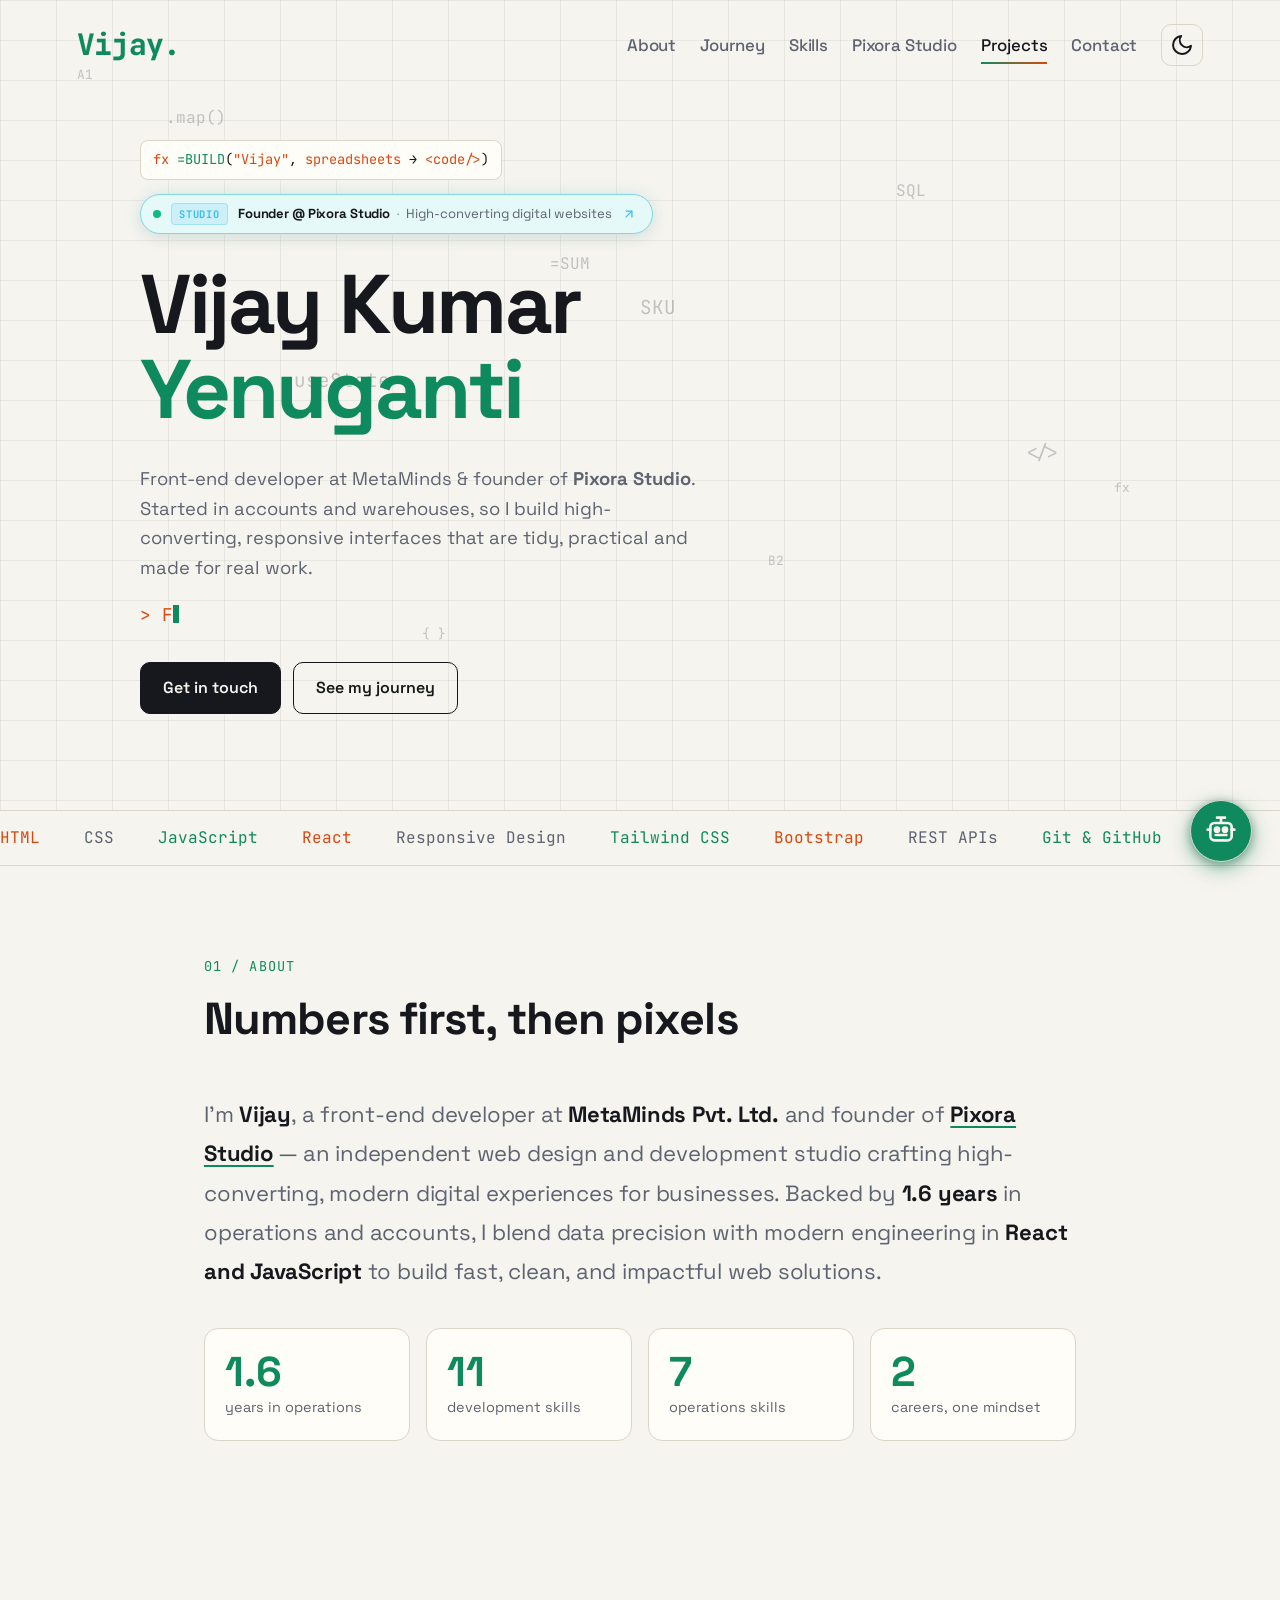
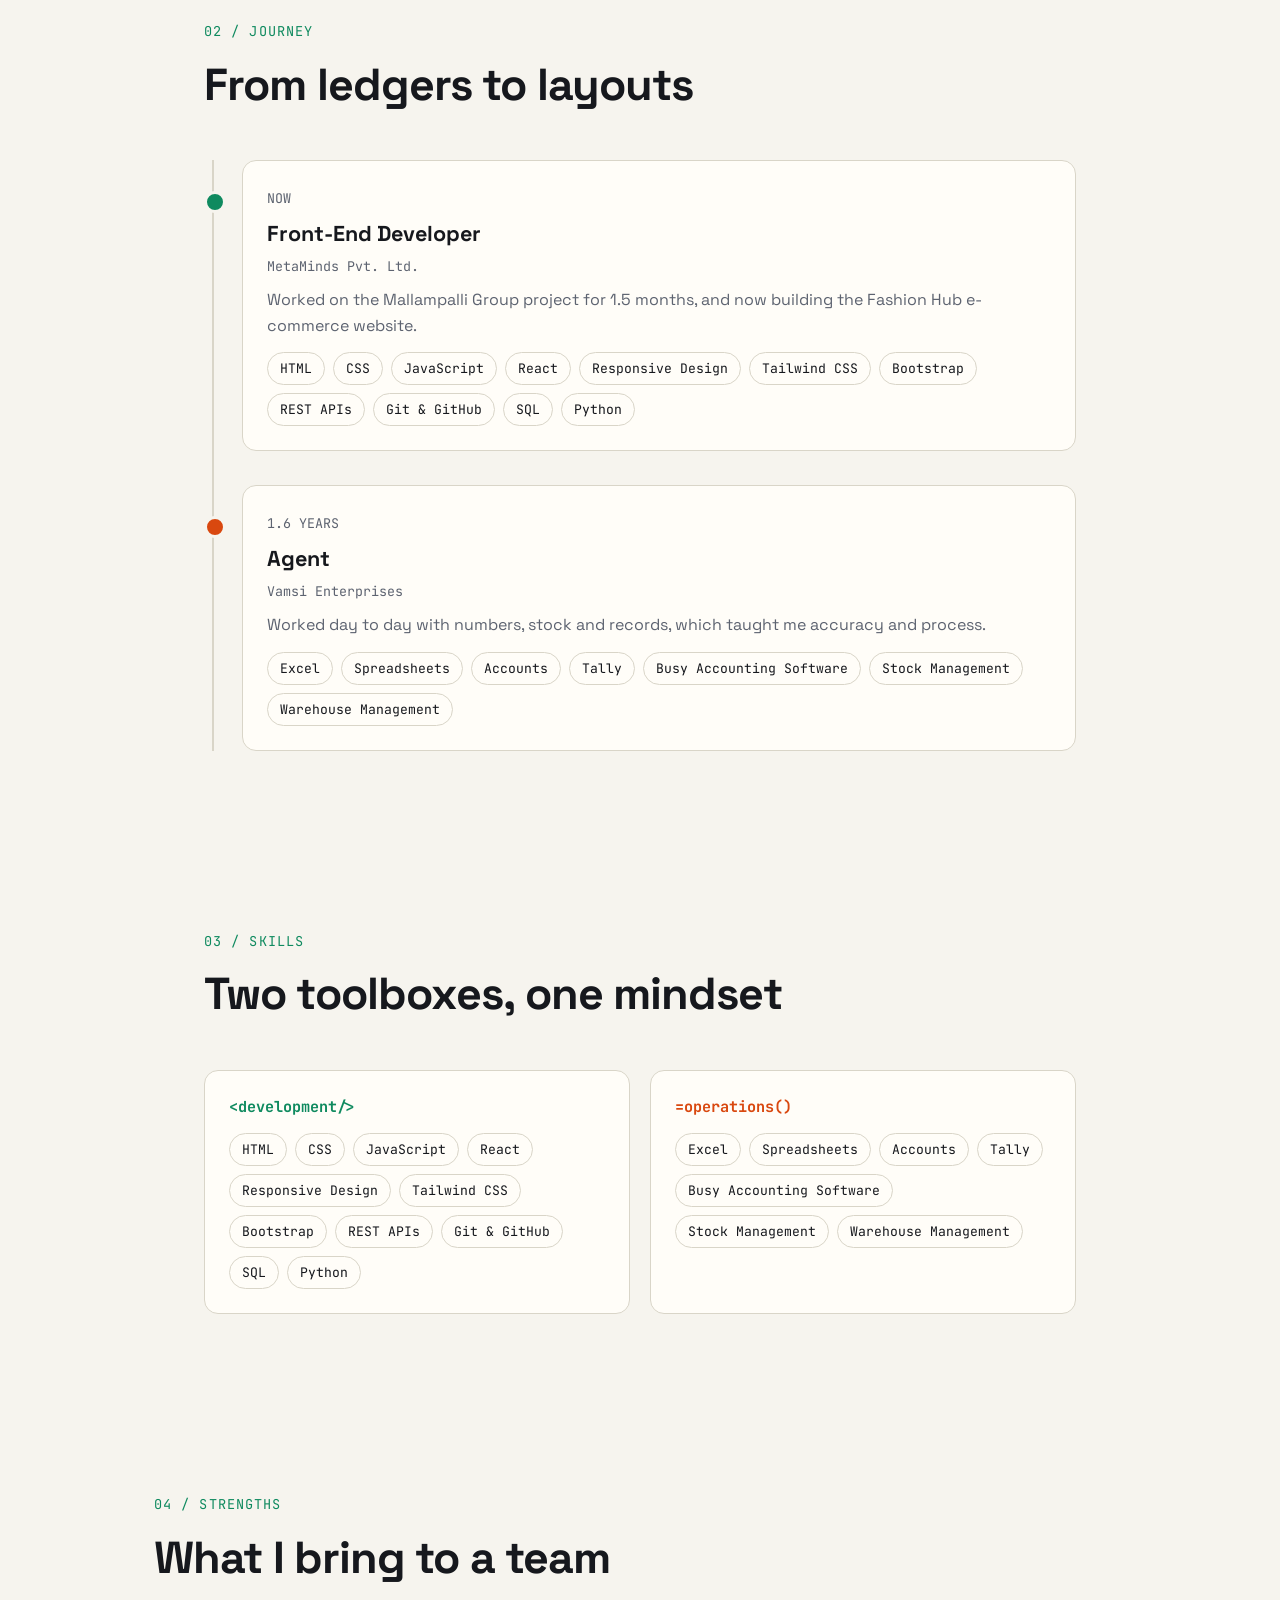
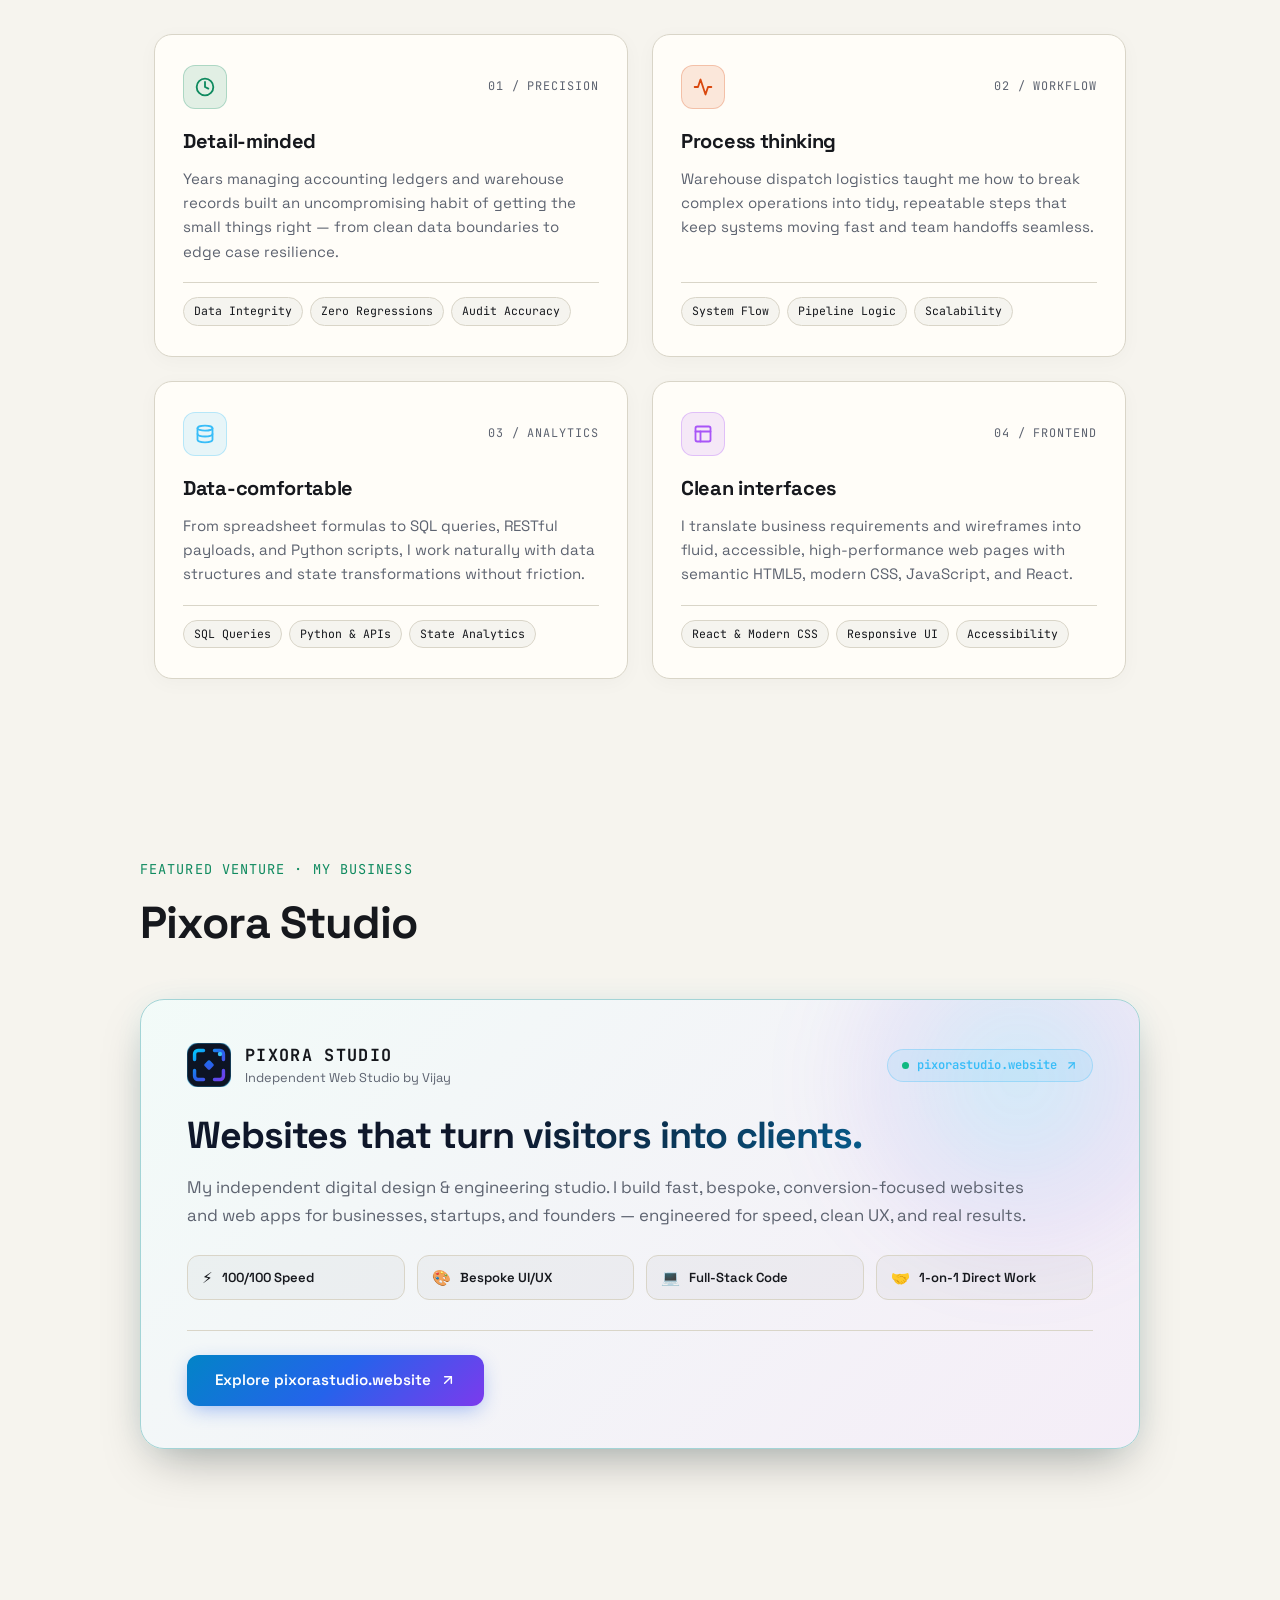
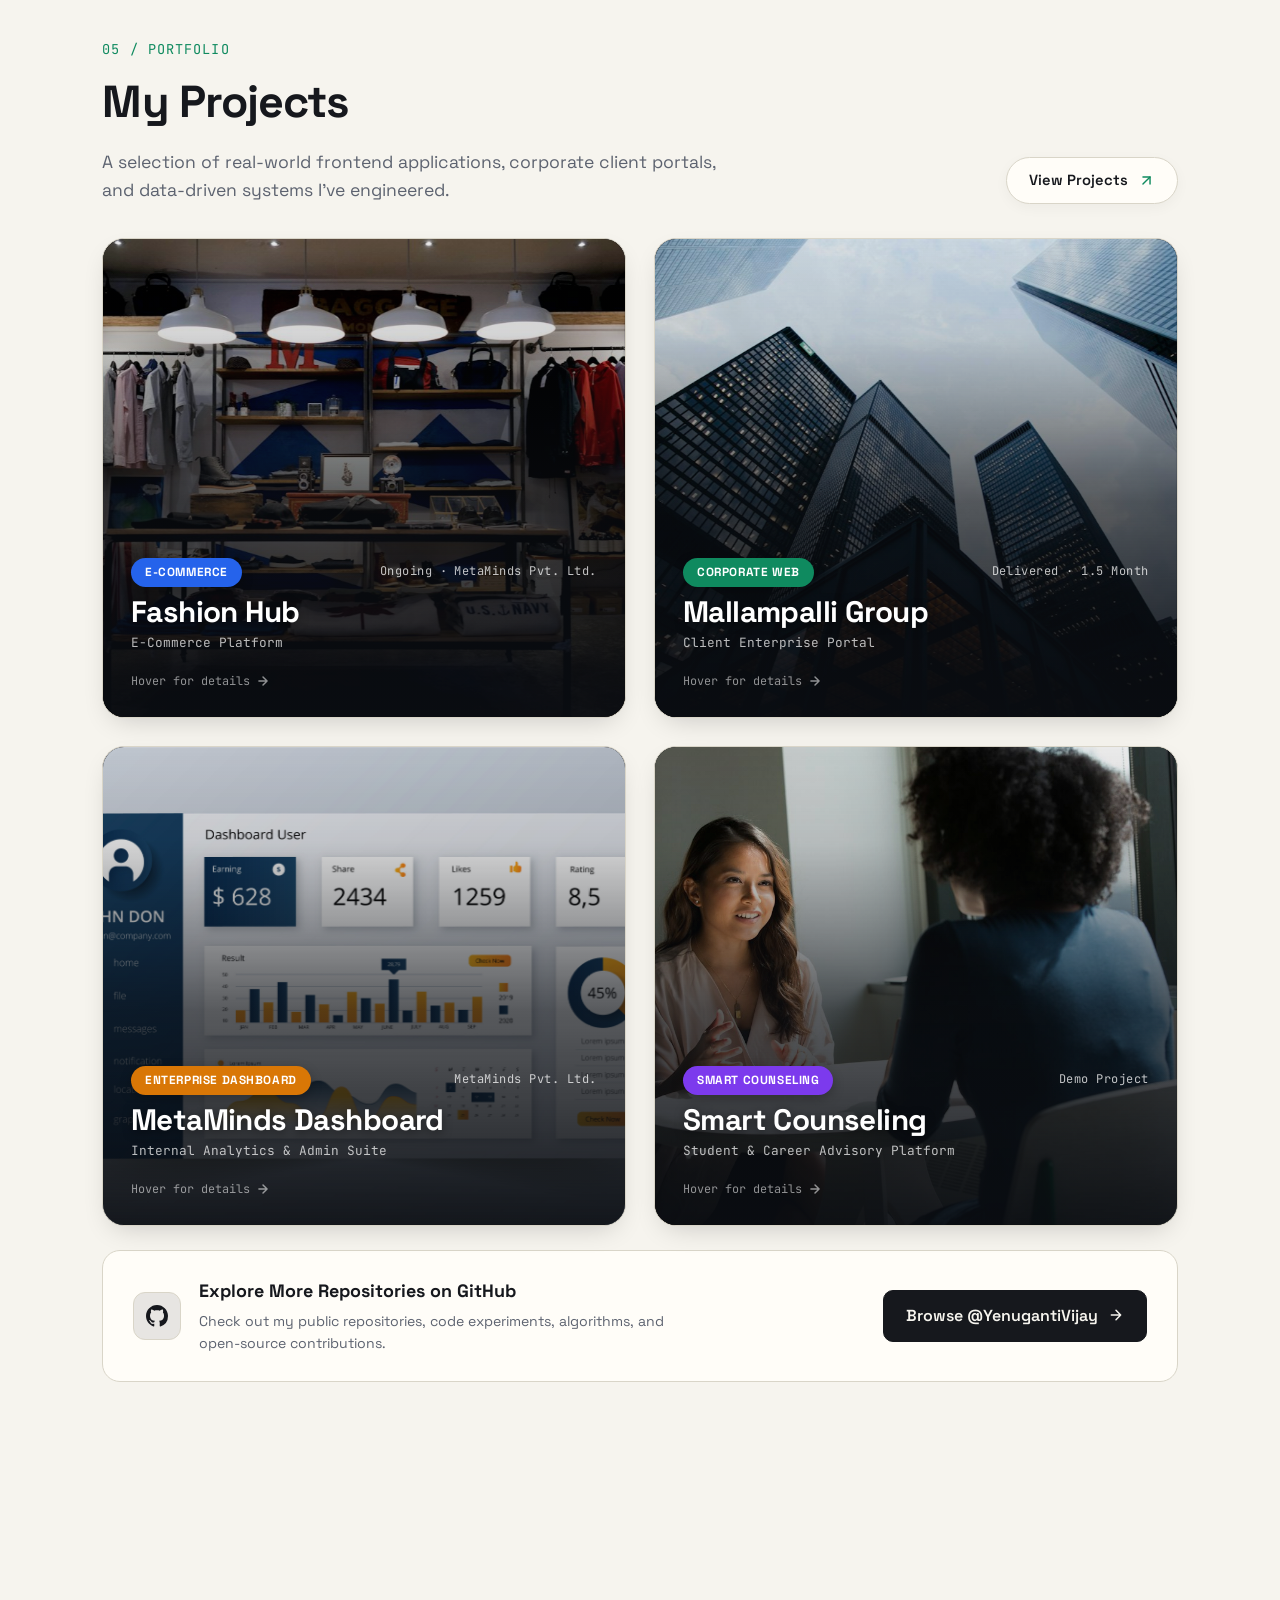
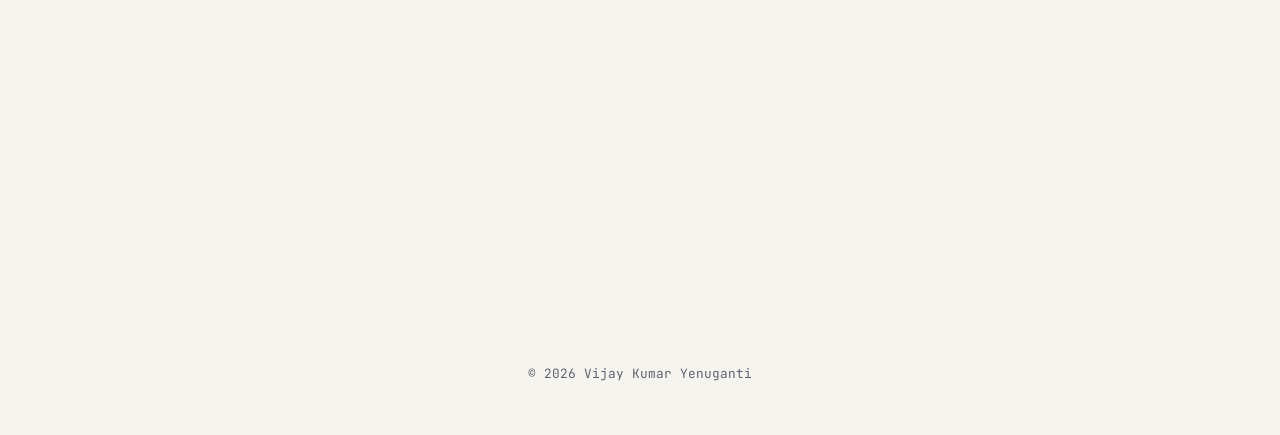
<file: index.html>
<!doctype html>
<html lang="en">
  <head>
    <meta charset="utf-8" />
    <meta
      name="viewport"
      content="width=device-width, initial-scale=1, viewport-fit=cover"
    />
    <title>Vijay Kumar Yenuganti — Front-End Developer</title>
    <link rel="icon" type="image/svg+xml" href="favicon.svg" />
    <link
      href="https://fonts.googleapis.com/css2?family=Space+Grotesk:wght@400;600;700&family=JetBrains+Mono:wght@400;600&display=swap"
      rel="stylesheet"
    />
    <link rel="stylesheet" href="style.css" />
  </head>
  <body>
    <div id="bar"></div>
    <nav>
      <a href="#top" class="nav-logo" aria-label="Vijay Kumar — Back to hero section">
        <b>Vijay.</b>
      </a>
      <div>
        <a class="h" href="#about">About</a
        ><a class="h" href="#journey">Journey</a
        ><a class="h" href="#skills">Skills</a
        ><a class="h" href="#pixora">Pixora Studio</a
        ><a class="h" href="#projects">Projects</a><a href="#contact">Contact</a
        ><button
          id="t"
          aria-label="Toggle light/dark mode"
          title="Toggle light/dark mode"
        >
          <svg
            class="sun"
            viewBox="0 0 24 24"
            width="24"
            height="24"
            fill="none"
            stroke="currentColor"
            stroke-width="2"
            stroke-linecap="round"
            stroke-linejoin="round"
            aria-hidden="true"
          >
            <circle cx="12" cy="12" r="4" />
            <path
              d="M12 2v2M12 20v2M4.9 4.9l1.4 1.4M17.7 17.7l1.4 1.4M2 12h2M20 12h2M4.9 19.1l1.4-1.4M17.7 6.3l1.4-1.4"
            /></svg
          ><svg
            class="moon"
            viewBox="0 0 24 24"
            width="24"
            height="24"
            fill="none"
            stroke="currentColor"
            stroke-width="2"
            stroke-linecap="round"
            stroke-linejoin="round"
            aria-hidden="true"
          >
            <path d="M21 12.8A9 9 0 1 1 11.2 3a7 7 0 0 0 9.8 9.8z" />
          </svg>
        </button>
      </div>
    </nav>

    <section class="hero" id="top">
      <div id="glow"></div>

      <!-- Ambient Hero Background Floating Tech & Dev Icons -->
      <div class="hero-bg-icons" aria-hidden="true">
        <!-- React Atom -->
        <span class="hero-bg-icon c-cyan" style="top: 14%; right: 18%; animation-delay: 0s;">
          <svg viewBox="0 0 24 24" width="28" height="28" fill="none" stroke="currentColor" stroke-width="1.8">
            <ellipse cx="12" cy="12" rx="10" ry="4.5" transform="rotate(30 12 12)"></ellipse>
            <ellipse cx="12" cy="12" rx="10" ry="4.5" transform="rotate(90 12 12)"></ellipse>
            <ellipse cx="12" cy="12" rx="10" ry="4.5" transform="rotate(150 12 12)"></ellipse>
            <circle cx="12" cy="12" r="2" fill="currentColor"></circle>
          </svg>
        </span>
        <!-- Code Brackets -->
        <span class="hero-bg-icon c-acc" style="top: 24%; right: 38%; animation-delay: -3s;">
          <svg viewBox="0 0 24 24" width="24" height="24" fill="none" stroke="currentColor" stroke-width="2" stroke-linecap="round" stroke-linejoin="round">
            <polyline points="16 18 22 12 16 6"></polyline>
            <polyline points="8 6 2 12 8 18"></polyline>
          </svg>
        </span>
        <!-- Database SQL -->
        <span class="hero-bg-icon c-blue" style="top: 66%; right: 12%; animation-delay: -6s;">
          <svg viewBox="0 0 24 24" width="26" height="26" fill="none" stroke="currentColor" stroke-width="1.8">
            <ellipse cx="12" cy="5" rx="9" ry="3"></ellipse>
            <path d="M21 12c0 1.66-4 3-9 3s-9-1.34-9-3"></path>
            <path d="M3 5v14c0 1.66 4 3 9 3s9-1.34 9-3V5"></path>
          </svg>
        </span>
        <!-- Git Branch -->
        <span class="hero-bg-icon c-acc2" style="top: 38%; right: 8%; animation-delay: -2s;">
          <svg viewBox="0 0 24 24" width="24" height="24" fill="none" stroke="currentColor" stroke-width="2" stroke-linecap="round" stroke-linejoin="round">
            <line x1="6" y1="3" x2="6" y2="15"></line>
            <circle cx="18" cy="6" r="3"></circle>
            <circle cx="6" cy="18" r="3"></circle>
            <path d="M18 9a9 9 0 0 1-9 9"></path>
          </svg>
        </span>
        <!-- Terminal Prompt -->
        <span class="hero-bg-icon c-acc" style="top: 76%; right: 30%; animation-delay: -8s;">
          <svg viewBox="0 0 24 24" width="26" height="26" fill="none" stroke="currentColor" stroke-width="2" stroke-linecap="round" stroke-linejoin="round">
            <polyline points="4 17 10 11 4 5"></polyline>
            <line x1="12" y1="19" x2="20" y2="19"></line>
          </svg>
        </span>
        <!-- UI Layout Grid -->
        <span class="hero-bg-icon c-purple" style="top: 12%; right: 54%; animation-delay: -5s;">
          <svg viewBox="0 0 24 24" width="24" height="24" fill="none" stroke="currentColor" stroke-width="1.8" stroke-linecap="round" stroke-linejoin="round">
            <rect x="3" y="3" width="18" height="18" rx="2" ry="2"></rect>
            <line x1="3" y1="9" x2="21" y2="9"></line>
            <line x1="9" y1="21" x2="9" y2="9"></line>
          </svg>
        </span>
        <!-- Lightning / Performance -->
        <span class="hero-bg-icon c-cyan" style="top: 50%; right: 24%; animation-delay: -10s;">
          <svg viewBox="0 0 24 24" width="22" height="22" fill="none" stroke="currentColor" stroke-width="2" stroke-linecap="round" stroke-linejoin="round">
            <polygon points="13 2 3 14 12 14 11 22 21 10 12 10 13 2"></polygon>
          </svg>
        </span>
        <!-- Curly Brackets -->
        <span class="hero-bg-icon c-acc2" style="top: 82%; right: 46%; animation-delay: -4s;">
          <svg viewBox="0 0 24 24" width="24" height="24" fill="none" stroke="currentColor" stroke-width="2" stroke-linecap="round" stroke-linejoin="round">
            <path d="M8 3H6a2 2 0 0 0-2 2v4a2 2 0 0 1-2 2 2 2 0 0 1 2 2v4a2 2 0 0 0 2 2h2"></path>
            <path d="M16 3h2a2 2 0 0 1 2 2v4a2 2 0 0 0 2 2 2 2 0 0 0-2 2v4a2 2 0 0 1-2 2h-2"></path>
          </svg>
        </span>
        <!-- Cloud Edge -->
        <span class="hero-bg-icon c-blue" style="top: 42%; right: 42%; animation-delay: -7s;">
          <svg viewBox="0 0 24 24" width="24" height="24" fill="none" stroke="currentColor" stroke-width="1.8" stroke-linecap="round" stroke-linejoin="round">
            <path d="M18 10h-1.26A8 8 0 1 0 9 20h9a5 5 0 0 0 0-10z"></path>
          </svg>
        </span>
        <!-- Pixora Sparkle -->
        <span class="hero-bg-icon c-purple" style="top: 60%; right: 58%; animation-delay: -1s;">
          <svg viewBox="0 0 24 24" width="22" height="22" fill="none" stroke="currentColor" stroke-width="2" stroke-linecap="round" stroke-linejoin="round">
            <polygon points="12 2 15.09 8.26 22 9.27 17 14.14 18.18 21.02 12 17.77 5.82 21.02 7 14.14 2 9.27 8.91 8.26 12 2"></polygon>
          </svg>
        </span>
      </div>

      <div class="fx rv">
        <i>fx</i> <span>=BUILD</span>(<i>"Vijay"</i>, <i>spreadsheets</i> →
        <i>&lt;code/&gt;</i>)
      </div>
      <a class="hero-studio-badge rv" href="#pixora" aria-label="Explore Pixora Studio">
        <span class="hero-badge-pulse" aria-hidden="true"></span>
        <span class="hero-badge-tag">STUDIO</span>
        <span class="hero-badge-label">
          <strong>Founder @ Pixora Studio</strong>
          <span class="badge-dot" aria-hidden="true">·</span>
          <span class="badge-sub">High-converting digital websites</span>
        </span>
        <svg xmlns="http://www.w3.org/2000/svg" width="14" height="14" viewBox="0 0 24 24" fill="none" stroke="currentColor" stroke-width="2.2" stroke-linecap="round" stroke-linejoin="round" class="hero-badge-arrow" aria-hidden="true"><path d="M7 7h10v10"></path><path d="M7 17 17 7"></path></svg>
      </a>
      <h1 class="rv">Vijay Kumar<br /><em>Yenuganti</em></h1>
      <p class="lead rv">
        Front-end developer at MetaMinds &amp; founder of <b>Pixora Studio</b>. Started in accounts and warehouses, so I build high-converting, responsive interfaces that are tidy, practical and made for real work.
      </p>
      <p class="role rv">
        &gt; <span id="role"></span><span class="cur"></span>
      </p>
      <div class="btns rv">
        <a class="btn p" href="#contact">Get in touch</a
        ><a class="btn" href="#journey">See my journey</a>
      </div>
    </section>

    <div class="marq" aria-hidden="true"><div id="mq"></div></div>

    <section id="about">
      <div class="tag rv">01 / ABOUT</div>
      <h2 class="rv">Numbers first, then pixels</h2>
      <p class="big rv">
        I'm <b>Vijay</b>, a front-end developer at
        <b>MetaMinds Pvt. Ltd.</b> and founder of
        <a href="#pixora" class="about-studio-link"><b>Pixora Studio</b></a> —
        an independent web design and development studio crafting
        high-converting, modern digital experiences for businesses. Backed by
        <b>1.6 years</b> in operations and accounts, I blend data precision with
        modern engineering in <b>React and JavaScript</b> to build fast, clean,
        and impactful web solutions.
      </p>
      <div class="stats">
        <div class="stat rv">
          <b data-to="1.6" data-d="1">0</b><span>years in operations</span>
        </div>
        <div class="stat rv">
          <b data-to="11">0</b><span>development skills</span>
        </div>
        <div class="stat rv">
          <b data-to="7">0</b><span>operations skills</span>
        </div>
        <div class="stat rv">
          <b data-to="2">0</b><span>careers, one mindset</span>
        </div>
      </div>
    </section>

    <section id="journey">
      <div class="tag rv">02 / JOURNEY</div>
      <h2 class="rv">From ledgers to layouts</h2>
      <div class="tl">
        <div class="job rv">
          <small>NOW</small>
          <h3>Front-End Developer</h3>
          <small>MetaMinds Pvt. Ltd.</small>
          <p>
            Worked on the Mallampalli Group project for 1.5 months, and now
            building the Fashion Hub e-commerce website.
          </p>
          <div class="chips">
            <span>HTML</span><span>CSS</span><span>JavaScript</span
            ><span>React</span><span>Responsive Design</span
            ><span>Tailwind CSS</span><span>Bootstrap</span
            ><span>REST APIs</span><span>Git &amp; GitHub</span><span>SQL</span
            ><span>Python</span>
          </div>
        </div>
        <div class="job old rv">
          <small>1.6 YEARS</small>
          <h3>Agent</h3>
          <small>Vamsi Enterprises</small>
          <p>
            Worked day to day with numbers, stock and records, which taught me
            accuracy and process.
          </p>
          <div class="chips">
            <span>Excel</span><span>Spreadsheets</span><span>Accounts</span
            ><span>Tally</span><span>Busy Accounting Software</span
            ><span>Stock Management</span><span>Warehouse Management</span>
          </div>
        </div>
      </div>
    </section>

    <section id="skills">
      <div class="tag rv">03 / SKILLS</div>
      <h2 class="rv">Two toolboxes, one mindset</h2>
      <div class="two">
        <div class="box rv">
          <h3>&lt;development/&gt;</h3>
          <div class="chips">
            <span>HTML</span><span>CSS</span><span>JavaScript</span
            ><span>React</span><span>Responsive Design</span
            ><span>Tailwind CSS</span><span>Bootstrap</span
            ><span>REST APIs</span><span>Git &amp; GitHub</span><span>SQL</span
            ><span>Python</span>
          </div>
        </div>
        <div class="box b rv">
          <h3>=operations()</h3>
          <div class="chips">
            <span>Excel</span><span>Spreadsheets</span><span>Accounts</span
            ><span>Tally</span><span>Busy Accounting Software</span
            ><span>Stock Management</span><span>Warehouse Management</span>
          </div>
        </div>
      </div>
    </section>

    <section id="strengths">
      <div class="tag rv">04 / STRENGTHS</div>
      <h2 class="rv">What I bring to a team</h2>
      <div class="strengths-grid">
        <!-- 01: Detail-minded -->
        <div class="rv">
          <div class="strength-card">
            <div class="strength-card-accent"></div>
            <div>
              <div class="strength-card-header">
                <div class="strength-icon-box" aria-hidden="true">
                  <svg viewBox="0 0 24 24" width="20" height="20" fill="none" stroke="currentColor" stroke-width="2.2" stroke-linecap="round" stroke-linejoin="round">
                    <circle cx="12" cy="12" r="10"></circle>
                    <polyline points="12 6 12 12 16 14"></polyline>
                  </svg>
                </div>
                <span class="strength-index">01 / PRECISION</span>
              </div>
              <h3>Detail-minded</h3>
              <p>
                Years managing accounting ledgers and warehouse records built an uncompromising habit of getting the small things right — from clean data boundaries to edge case resilience.
              </p>
            </div>
            <div class="strength-pills">
              <span>Data Integrity</span>
              <span>Zero Regressions</span>
              <span>Audit Accuracy</span>
            </div>
          </div>
        </div>

        <!-- 02: Process thinking -->
        <div class="rv">
          <div class="strength-card accent-orange">
            <div class="strength-card-accent"></div>
            <div>
              <div class="strength-card-header">
                <div class="strength-icon-box" aria-hidden="true">
                  <svg viewBox="0 0 24 24" width="20" height="20" fill="none" stroke="currentColor" stroke-width="2.2" stroke-linecap="round" stroke-linejoin="round">
                    <polyline points="22 12 18 12 15 21 9 3 6 12 2 12"></polyline>
                  </svg>
                </div>
                <span class="strength-index">02 / WORKFLOW</span>
              </div>
              <h3>Process thinking</h3>
              <p>
                Warehouse dispatch logistics taught me how to break complex operations into tidy, repeatable steps that keep systems moving fast and team handoffs seamless.
              </p>
            </div>
            <div class="strength-pills">
              <span>System Flow</span>
              <span>Pipeline Logic</span>
              <span>Scalability</span>
            </div>
          </div>
        </div>

        <!-- 03: Data-comfortable -->
        <div class="rv">
          <div class="strength-card accent-blue">
            <div class="strength-card-accent"></div>
            <div>
              <div class="strength-card-header">
                <div class="strength-icon-box" aria-hidden="true">
                  <svg viewBox="0 0 24 24" width="20" height="20" fill="none" stroke="currentColor" stroke-width="2.2" stroke-linecap="round" stroke-linejoin="round">
                    <ellipse cx="12" cy="5" rx="9" ry="3"></ellipse>
                    <path d="M21 12c0 1.66-4 3-9 3s-9-1.34-9-3"></path>
                    <path d="M3 5v14c0 1.66 4 3 9 3s9-1.34 9-3V5"></path>
                  </svg>
                </div>
                <span class="strength-index">03 / ANALYTICS</span>
              </div>
              <h3>Data-comfortable</h3>
              <p>
                From spreadsheet formulas to SQL queries, RESTful payloads, and Python scripts, I work naturally with data structures and state transformations without friction.
              </p>
            </div>
            <div class="strength-pills">
              <span>SQL Queries</span>
              <span>Python &amp; APIs</span>
              <span>State Analytics</span>
            </div>
          </div>
        </div>

        <!-- 04: Clean interfaces -->
        <div class="rv">
          <div class="strength-card accent-violet">
            <div class="strength-card-accent"></div>
            <div>
              <div class="strength-card-header">
                <div class="strength-icon-box" aria-hidden="true">
                  <svg viewBox="0 0 24 24" width="20" height="20" fill="none" stroke="currentColor" stroke-width="2.2" stroke-linecap="round" stroke-linejoin="round">
                    <rect x="3" y="3" width="18" height="18" rx="2" ry="2"></rect>
                    <line x1="3" y1="9" x2="21" y2="9"></line>
                    <line x1="9" y1="21" x2="9" y2="9"></line>
                  </svg>
                </div>
                <span class="strength-index">04 / FRONTEND</span>
              </div>
              <h3>Clean interfaces</h3>
              <p>
                I translate business requirements and wireframes into fluid, accessible, high-performance web pages with semantic HTML5, modern CSS, JavaScript, and React.
              </p>
            </div>
            <div class="strength-pills">
              <span>React &amp; Modern CSS</span>
              <span>Responsive UI</span>
              <span>Accessibility</span>
            </div>
          </div>
        </div>
      </div>
    </section>

    <!-- =====================================================================
         Featured Venture — Pixora Studio (Main Attraction Spotlight)
         ===================================================================== -->
    <!-- =====================================================================
         Featured Venture — Pixora Studio (Main Attraction Showcase)
         ===================================================================== -->
    <section id="pixora" class="pixora-section">
      <div class="tag rv">FEATURED VENTURE · MY BUSINESS</div>
      <h2 class="rv">Pixora Studio</h2>

      <div class="pixora-simple-card rv">
        <div class="pixora-card-glow" aria-hidden="true"></div>

        <!-- Top Header: Studio Brand & Live URL Pill -->
        <div class="pixora-simple-header">
          <div class="pixora-brand-mark">
            <svg
              xmlns="http://www.w3.org/2000/svg"
              width="44"
              height="44"
              viewBox="0 0 64 64"
              aria-hidden="true"
            >
              <defs>
                <linearGradient
                  id="pix-grad"
                  x1="8"
                  y1="8"
                  x2="56"
                  y2="56"
                  gradientUnits="userSpaceOnUse"
                >
                  <stop offset="0%" stop-color="#00d2ff" />
                  <stop offset="48%" stop-color="#2563eb" />
                  <stop offset="100%" stop-color="#7c3aed" />
                </linearGradient>
              </defs>
              <rect
                width="64"
                height="64"
                rx="16"
                fill="#0d1424"
                stroke="rgba(56, 189, 248, 0.35)"
                stroke-width="2"
              />
              <path
                d="M 24 11 H 16 C 13.2 11 11 13.2 11 16 V 24 M 40 11 H 48 C 50.8 11 53 13.2 53 16 V 24 M 11 40 V 48 C 11 50.8 13.2 53 16 53 H 24 M 53 40 V 48 C 53 50.8 50.8 53 48 53 H 40"
                fill="none"
                stroke="url(#pix-grad)"
                stroke-width="5"
                stroke-linecap="round"
                stroke-linejoin="round"
              />
              <rect
                x="26.5"
                y="26.5"
                width="11"
                height="11"
                rx="2"
                transform="rotate(45 32 32)"
                fill="url(#pix-grad)"
              />
              <circle cx="48" cy="16" r="3.2" fill="#38bdf8" />
            </svg>
            <div>
              <span class="pixora-brand-name">PIXORA STUDIO</span>
              <span class="pixora-founder-tag">Independent Web Studio by Vijay</span>
            </div>
          </div>

          <a
            class="pixora-live-pill"
            href="https://pixorastudio.website"
            target="_blank"
            rel="noopener noreferrer"
            aria-label="Visit pixorastudio.website"
          >
            <span class="pulse-dot"></span>
            <span>pixorastudio.website</span>
            <svg xmlns="http://www.w3.org/2000/svg" width="13" height="13" viewBox="0 0 24 24" fill="none" stroke="currentColor" stroke-width="2.2" stroke-linecap="round" stroke-linejoin="round"><path d="M7 7h10v10"></path><path d="M7 17 17 7"></path></svg>
          </a>
        </div>

        <!-- Headline & Description -->
        <div class="pixora-simple-body">
          <h3 class="pixora-simple-quote">
            Websites that turn visitors into clients.
          </h3>
          <p class="pixora-simple-desc">
            My independent digital design &amp; engineering studio. I build fast, bespoke, conversion-focused websites and web apps for businesses, startups, and founders — engineered for speed, clean UX, and real results.
          </p>
        </div>

        <!-- 4 Minimalist Highlights -->
        <div class="pixora-simple-pills">
          <div class="pixora-pill-item">
            <span class="pill-icon">⚡</span>
            <span>100/100 Speed</span>
          </div>
          <div class="pixora-pill-item">
            <span class="pill-icon">🎨</span>
            <span>Bespoke UI/UX</span>
          </div>
          <div class="pixora-pill-item">
            <span class="pill-icon">💻</span>
            <span>Full-Stack Code</span>
          </div>
          <div class="pixora-pill-item">
            <span class="pill-icon">🤝</span>
            <span>1-on-1 Direct Work</span>
          </div>
        </div>

        <!-- Action Bar: Single prominent launch button -->
        <div class="pixora-simple-footer">
          <a
            class="pixora-btn-launch"
            href="https://pixorastudio.website"
            target="_blank"
            rel="noopener noreferrer"
          >
            <span>Explore pixorastudio.website</span>
            <svg
              xmlns="http://www.w3.org/2000/svg"
              width="16"
              height="16"
              viewBox="0 0 24 24"
              fill="none"
              stroke="currentColor"
              stroke-width="2.2"
              stroke-linecap="round"
              stroke-linejoin="round"
              class="lucide lucide-arrow-up-right"
              aria-hidden="true"
            >
              <path d="M7 7h10v10"></path>
              <path d="M7 17 17 7"></path>
            </svg>
          </a>
        </div>
      </div>
    </section>

    <section id="projects" style="position: relative">
      <span
        id="work"
        aria-hidden="true"
        style="position: absolute; top: -70px"
      ></span>
      <div class="project-header-row rv">
        <div>
          <div class="tag">05 / PORTFOLIO</div>
          <h2>My Projects</h2>
          <p class="project-section-desc">
            A selection of real-world frontend applications, corporate client
            portals, and data-driven systems I've engineered.
          </p>
        </div>
        <a
          class="btn-view-projects"
          href="projects.html"
          aria-label="View Projects"
        >
          <span>View Projects</span>
          <svg
            xmlns="http://www.w3.org/2000/svg"
            width="17"
            height="17"
            viewBox="0 0 24 24"
            fill="none"
            stroke="currentColor"
            stroke-width="2"
            stroke-linecap="round"
            stroke-linejoin="round"
            class="lucide lucide-arrow-up-right view-projects-icon"
            aria-hidden="true"
          >
            <path d="M7 7h10v10"></path>
            <path d="M7 17 17 7"></path>
          </svg>
        </a>
      </div>

      <div class="portfolio-grid">
        <!-- Project 1: Fashion Hub -->
        <div class="rv">
          <div class="project-card" tabindex="0">
            <img
              class="project-card-img"
              src="assets/projects/fashion-hub.jpg"
              alt="Fashion Hub e-commerce website interface preview"
              loading="lazy"
            />
            <div class="project-overlay">
              <div class="project-card-header">
                <span class="project-pill pill-blue">E-Commerce</span>
                <span class="project-status"
                  >Ongoing · MetaMinds Pvt. Ltd.</span
                >
              </div>
              <h3 class="project-title">Fashion Hub</h3>
              <p class="project-sub">E-Commerce Platform</p>

              <!-- Hidden by default, reveals on hover -->
              <div class="project-details">
                <div class="project-details-inner">
                  <p class="project-desc">
                    Modern online storefront built with React and Tailwind CSS.
                    Features dynamic product filtering, responsive cart state
                    management, product showcases, and streamlined mobile
                    checkout flows.
                  </p>
                  <div class="project-chips">
                    <span>React</span>
                    <span>JavaScript</span>
                    <span>Tailwind CSS</span>
                    <span>REST APIs</span>
                    <span>Responsive UI</span>
                  </div>
                  <div class="project-actions">
                    <a
                      class="project-btn primary"
                      href="https://github.com/YenugantiVijay"
                      target="_blank"
                      rel="noopener"
                    >
                      <svg
                        viewBox="0 0 24 24"
                        width="16"
                        height="16"
                        fill="currentColor"
                      >
                        <path
                          d="M12 0C5.37 0 0 5.37 0 12c0 5.31 3.435 9.795 8.205 11.385.6.105.825-.255.825-.57 0-.285-.015-1.23-.015-2.235-3.015.555-3.795-.735-4.035-1.41-.135-.345-.72-1.41-1.23-1.695-.42-.225-1.02-.78-.015-.795.945-.015 1.62.87 1.845 1.23 1.08 1.815 2.805 1.305 3.495.99.105-.78.42-1.305.765-1.605-2.67-.3-5.46-1.335-5.46-5.925 0-1.305.465-2.385 1.23-3.225-.12-.3-.54-1.53.12-3.18 0 0 1.005-.315 3.3 1.23.96-.27 1.98-.405 3-.405s2.04.135 3 .405c2.295-1.56 3.3-1.23 3.3-1.23.66 1.65.24 2.88.12 3.18.765.84 1.23 1.905 1.23 3.225 0 4.605-2.805 5.625-5.475 5.925.435.375.81 1.095.81 2.22 0 1.605-.015 2.895-.015 3.3 0 .315.225.69.825.57A12.02 12.02 0 0024 12c0-6.63-5.37-12-12-12z"
                        />
                      </svg>
                      <span>View Repository</span>
                    </a>
                    <span class="project-tag-status"
                      >Under active development</span
                    >
                  </div>
                </div>
              </div>

              <!-- Subtle hint in non-hover state -->
              <div class="project-hover-prompt">
                <span>Hover for details</span>
                <svg
                  viewBox="0 0 24 24"
                  width="14"
                  height="14"
                  fill="none"
                  stroke="currentColor"
                  stroke-width="2.5"
                  stroke-linecap="round"
                  stroke-linejoin="round"
                >
                  <path d="M5 12h14M12 5l7 7-7 7" />
                </svg>
              </div>
            </div>
          </div>
        </div>

        <!-- Project 2: Mallampalli Group -->
        <div class="rv">
          <div class="project-card" tabindex="0">
            <img
              class="project-card-img"
              src="assets/projects/mallampalli.jpg"
              alt="Mallampalli Group corporate enterprise website preview"
              loading="lazy"
            />
            <div class="project-overlay">
              <div class="project-card-header">
                <span class="project-pill pill-emerald">Corporate Web</span>
                <span class="project-status">Delivered · 1.5 Month</span>
              </div>
              <h3 class="project-title">Mallampalli Group</h3>
              <p class="project-sub">Client Enterprise Portal</p>

              <div class="project-details">
                <div class="project-details-inner">
                  <ul class="project-bullets">
                    <li>
                      <strong
                        >Developed full-stack web and admin portals</strong
                      >
                      for the Mallampalli Business Group at MetaMinds Pvt. Ltd.
                    </li>
                    <li>
                      <strong>Integrated a custom admin CMS</strong> enabling
                      the client to manage and update content seamlessly.
                    </li>
                    <li>
                      <strong>Optimized cross-device responsiveness</strong> and
                      typography to showcase core business divisions and
                      services.
                    </li>
                  </ul>
                  <div class="project-chips">
                    <span>HTML5</span>
                    <span>CSS3</span>
                    <span>JavaScript</span>
                    <span>UI/UX</span>
                    <span>Mobile First</span>
                  </div>
                  <div class="project-actions">
                    <a
                      class="project-btn primary"
                      href="http://mallampalligroup.in/"
                      target="_blank"
                      rel="noopener noreferrer"
                    >
                      <svg
                        viewBox="0 0 24 24"
                        width="16"
                        height="16"
                        fill="none"
                        stroke="currentColor"
                        stroke-width="2.2"
                        stroke-linecap="round"
                        stroke-linejoin="round"
                      >
                        <path
                          d="M18 13v6a2 2 0 0 1-2 2H5a2 2 0 0 1-2-2V8a2 2 0 0 1 2-2h6"
                        ></path>
                        <polyline points="15 3 21 3 21 9"></polyline>
                        <line x1="10" y1="14" x2="21" y2="3"></line>
                      </svg>
                      <span>Visit Live Website</span>
                    </a>
                    <span class="project-tag-status">Live Client Portal</span>
                  </div>
                </div>
              </div>

              <div class="project-hover-prompt">
                <span>Hover for details</span>
                <svg
                  viewBox="0 0 24 24"
                  width="14"
                  height="14"
                  fill="none"
                  stroke="currentColor"
                  stroke-width="2.5"
                  stroke-linecap="round"
                  stroke-linejoin="round"
                >
                  <path d="M5 12h14M12 5l7 7-7 7" />
                </svg>
              </div>
            </div>
          </div>
        </div>

        <!-- Project 3: MetaMinds Dashboard -->
        <div class="rv">
          <div class="project-card" tabindex="0">
            <img
              class="project-card-img"
              src="assets/projects/metaminds-dashboard.jpg"
              alt="MetaMinds Enterprise Analytics Dashboard preview"
              loading="lazy"
            />
            <div class="project-overlay">
              <div class="project-card-header">
                <span class="project-pill pill-amber"
                  >Enterprise Dashboard</span
                >
                <span class="project-status">MetaMinds Pvt. Ltd.</span>
              </div>
              <h3 class="project-title">MetaMinds Dashboard</h3>
              <p class="project-sub">Internal Analytics &amp; Admin Suite</p>

              <div class="project-details">
                <div class="project-details-inner">
                  <p class="project-desc">
                    High-performance enterprise analytics dashboard recently
                    developed for MetaMinds Pvt. Ltd. Features real-time KPI
                    metrics, interactive data visualisations, user engagement
                    telemetry, and responsive administrative control panels.
                  </p>
                  <div class="project-chips">
                    <span>React</span>
                    <span>JavaScript</span>
                    <span>Tailwind CSS</span>
                    <span>REST APIs</span>
                    <span>Data Visualization</span>
                    <span>Recharts</span>
                  </div>
                  <div class="project-actions">
                    <a
                      class="project-btn primary"
                      href="https://github.com/YenugantiVijay"
                      target="_blank"
                      rel="noopener"
                    >
                      <svg
                        viewBox="0 0 24 24"
                        width="16"
                        height="16"
                        fill="currentColor"
                      >
                        <path
                          d="M12 0C5.37 0 0 5.37 0 12c0 5.31 3.435 9.795 8.205 11.385.6.105.825-.255.825-.57 0-.285-.015-1.23-.015-2.235-3.015.555-3.795-.735-4.035-1.41-.135-.345-.72-1.41-1.23-1.695-.42-.225-1.02-.78-.015-.795.945-.015 1.62.87 1.845 1.23 1.08 1.815 2.805 1.305 3.495.99.105-.78.42-1.305.765-1.605-2.67-.3-5.46-1.335-5.46-5.925 0-1.305.465-2.385 1.23-3.225-.12-.3-.54-1.53.12-3.18 0 0 1.005-.315 3.3 1.23.96-.27 1.98-.405 3-.405s2.04.135 3 .405c2.295-1.56 3.3-1.23 3.3-1.23.66 1.65.24 2.88.12 3.18.765.84 1.23 1.905 1.23 3.225 0 4.605-2.805 5.625-5.475 5.925.435.375.81 1.095.81 2.22 0 1.605-.015 2.895-.015 3.3 0 .315.225.69.825.57A12.02 12.02 0 0024 12c0-6.63-5.37-12-12-12z"
                        />
                      </svg>
                      <span>MetaMinds Project</span>
                    </a>
                    <span class="project-tag-status"
                      >Analytics &amp; Control</span
                    >
                  </div>
                </div>
              </div>

              <div class="project-hover-prompt">
                <span>Hover for details</span>
                <svg
                  viewBox="0 0 24 24"
                  width="14"
                  height="14"
                  fill="none"
                  stroke="currentColor"
                  stroke-width="2.5"
                  stroke-linecap="round"
                  stroke-linejoin="round"
                >
                  <path d="M5 12h14M12 5l7 7-7 7" />
                </svg>
              </div>
            </div>
          </div>
        </div>

        <!-- Project 4: Smart Counseling -->
        <div class="rv">
          <div class="project-card" tabindex="0">
            <img
              class="project-card-img"
              src="assets/projects/smart-counseling.jpg"
              alt="Smart Counseling Demo Platform preview"
              loading="lazy"
            />
            <div class="project-overlay">
              <div class="project-card-header">
                <span class="project-pill pill-violet">Smart Counseling</span>
                <span class="project-status">Demo Project</span>
              </div>
              <h3 class="project-title">Smart Counseling</h3>
              <p class="project-sub">Student &amp; Career Advisory Platform</p>

              <div class="project-details">
                <div class="project-details-inner">
                  <p class="project-desc">
                    Interactive smart counseling web platform recently developed
                    as a demo project. Features student onboarding, intelligent
                    advisor matching, appointment scheduling, and responsive
                    guidance assessment forms.
                  </p>
                  <div class="project-chips">
                    <span>React</span>
                    <span>JavaScript</span>
                    <span>Tailwind CSS</span>
                    <span>Interactive UI</span>
                    <span>Form Workflows</span>
                    <span>Responsive</span>
                  </div>
                  <div class="project-actions">
                    <a
                      class="project-btn primary"
                      href="https://github.com/YenugantiVijay"
                      target="_blank"
                      rel="noopener"
                    >
                      <svg
                        viewBox="0 0 24 24"
                        width="16"
                        height="16"
                        fill="currentColor"
                      >
                        <path
                          d="M12 0C5.37 0 0 5.37 0 12c0 5.31 3.435 9.795 8.205 11.385.6.105.825-.255.825-.57 0-.285-.015-1.23-.015-2.235-3.015.555-3.795-.735-4.035-1.41-.135-.345-.72-1.41-1.23-1.695-.42-.225-1.02-.78-.015-.795.945-.015 1.62.87 1.845 1.23 1.08 1.815 2.805 1.305 3.495.99.105-.78.42-1.305.765-1.605-2.67-.3-5.46-1.335-5.46-5.925 0-1.305.465-2.385 1.23-3.225-.12-.3-.54-1.53.12-3.18 0 0 1.005-.315 3.3 1.23.96-.27 1.98-.405 3-.405s2.04.135 3 .405c2.295-1.56 3.3-1.23 3.3-1.23.66 1.65.24 2.88.12 3.18.765.84 1.23 1.905 1.23 3.225 0 4.605-2.805 5.625-5.475 5.925.435.375.81 1.095.81 2.22 0 1.605-.015 2.895-.015 3.3 0 .315.225.69.825.57A12.02 12.02 0 0024 12c0-6.63-5.37-12-12-12z"
                        />
                      </svg>
                      <span>View Demo Repo</span>
                    </a>
                    <span class="project-tag-status">Active Demo</span>
                  </div>
                </div>
              </div>

              <div class="project-hover-prompt">
                <span>Hover for details</span>
                <svg
                  viewBox="0 0 24 24"
                  width="14"
                  height="14"
                  fill="none"
                  stroke="currentColor"
                  stroke-width="2.5"
                  stroke-linecap="round"
                  stroke-linejoin="round"
                >
                  <path d="M5 12h14M12 5l7 7-7 7" />
                </svg>
              </div>
            </div>
          </div>
        </div>
      </div>

      <!-- GitHub Repositories Banner -->
      <div class="project-github-banner rv">
        <div class="project-github-content">
          <div class="project-github-badge">
            <svg viewBox="0 0 24 24" width="22" height="22" fill="currentColor">
              <path
                d="M12 0C5.37 0 0 5.37 0 12c0 5.31 3.435 9.795 8.205 11.385.6.105.825-.255.825-.57 0-.285-.015-1.23-.015-2.235-3.015.555-3.795-.735-4.035-1.41-.135-.345-.72-1.41-1.23-1.695-.42-.225-1.02-.78-.015-.795.945-.015 1.62.87 1.845 1.23 1.08 1.815 2.805 1.305 3.495.99.105-.78.42-1.305.765-1.605-2.67-.3-5.46-1.335-5.46-5.925 0-1.305.465-2.385 1.23-3.225-.12-.3-.54-1.53.12-3.18 0 0 1.005-.315 3.3 1.23.96-.27 1.98-.405 3-.405s2.04.135 3 .405c2.295-1.56 3.3-1.23 3.3-1.23.66 1.65.24 2.88.12 3.18.765.84 1.23 1.905 1.23 3.225 0 4.605-2.805 5.625-5.475 5.925.435.375.81 1.095.81 2.22 0 1.605-.015 2.895-.015 3.3 0 .315.225.69.825.57A12.02 12.02 0 0024 12c0-6.63-5.37-12-12-12z"
              />
            </svg>
          </div>
          <div>
            <h3>Explore More Repositories on GitHub</h3>
            <p>
              Check out my public repositories, code experiments, algorithms,
              and open-source contributions.
            </p>
          </div>
        </div>
        <a
          class="btn p"
          href="https://github.com/YenugantiVijay"
          target="_blank"
          rel="noopener"
        >
          <span>Browse @YenugantiVijay</span>
          <svg
            viewBox="0 0 24 24"
            width="16"
            height="16"
            fill="none"
            stroke="currentColor"
            stroke-width="2.2"
            stroke-linecap="round"
            stroke-linejoin="round"
            style="margin-left: 6px; vertical-align: -2px"
          >
            <path d="M5 12h14M12 5l7 7-7 7" />
          </svg>
        </a>
      </div>
    </section>

    <section id="contact">
      <div class="tag rv">06 / CONTACT</div>
      <h2 class="rv">Let's build something</h2>
      <a class="mail rv" href="mailto:vijaykumaryenuganti1@gmail.com"
        >vijaykumaryenuganti1@gmail.com</a
      >
      <div class="btns rv">
        <a
          class="btn p"
          href="https://github.com/YenugantiVijay"
          target="_blank"
          rel="noopener"
          >GitHub</a
        >
        <a
          class="btn"
          href="https://www.linkedin.com/in/vijay-kumar-yenuganti-2b91a440b"
          target="_blank"
          rel="noopener"
          >LinkedIn</a
        >
      </div>
    </section>
    <footer>&copy; <span id="y"></span> Vijay Kumar Yenuganti</footer>

    <!-- Custom Themed Portfolio Chatbot Widget -->
    <div id="chatbot-widget" class="cb-widget" aria-hidden="true">
      <div class="cb-header">
        <div class="cb-header-info">
          <div class="cb-avatar" aria-hidden="true">
            <svg
              viewBox="0 0 24 24"
              width="20"
              height="20"
              fill="none"
              stroke="currentColor"
              stroke-width="2"
              stroke-linecap="round"
              stroke-linejoin="round"
            >
              <path d="M12 2v3M9 2h6" />
              <rect x="4" y="6" width="16" height="13" rx="3" />
              <circle cx="9" cy="11" r="1.5" fill="currentColor" />
              <circle cx="15" cy="11" r="1.5" fill="currentColor" />
              <path d="M8 15h8" />
              <path d="M2 11h2M20 11h2" />
            </svg>
            <span class="cb-online-badge"></span>
          </div>
          <div>
            <b class="cb-title">Vijay's Assistant</b>
            <span class="cb-status">Online &bull; Ready to help</span>
          </div>
        </div>
      </div>

      <!-- Messages Area -->
      <div id="cb-messages" class="cb-messages"></div>

      <!-- Suggestion Chips (Default Quick Questions) -->
      <div
        id="cb-chips"
        class="cb-chips-bar"
        aria-label="Suggested quick questions"
      ></div>

      <!-- Input Form -->
      <form id="cb-form" class="cb-form">
        <input
          id="cb-input"
          class="cb-input"
          type="text"
          placeholder="Ask a question about Vijay..."
          autocomplete="off"
          required
        />
        <button
          id="cb-send-btn"
          class="cb-send-btn"
          type="submit"
          aria-label="Send message"
        >
          <svg
            viewBox="0 0 24 24"
            width="18"
            height="18"
            fill="none"
            stroke="currentColor"
            stroke-width="2"
            stroke-linecap="round"
            stroke-linejoin="round"
          >
            <line x1="22" y1="2" x2="11" y2="13"></line>
            <polygon points="22 2 15 22 11 13 2 9 22 2"></polygon>
          </svg>
        </button>
      </form>
    </div>

    <!-- Floating Toggle Button -->
    <button
      id="chatbot-toggle"
      class="chatbot-toggle"
      type="button"
      aria-label="Open chat assistant"
      aria-haspopup="dialog"
      aria-expanded="false"
      aria-controls="chatbot-widget"
    >
      <svg
        class="bot-icon"
        viewBox="0 0 24 24"
        width="32"
        height="32"
        fill="none"
        stroke="currentColor"
        stroke-width="2"
        stroke-linecap="round"
        stroke-linejoin="round"
        aria-hidden="true"
      >
        <path d="M12 2v3M9 2h6" />
        <rect x="4" y="6" width="16" height="13" rx="3" />
        <circle cx="9" cy="11" r="1.5" fill="currentColor" />
        <circle cx="15" cy="11" r="1.5" fill="currentColor" />
        <path d="M8 15h8" />
        <path d="M2 11h2M20 11h2" />
      </svg>
      <svg
        class="close-icon"
        viewBox="0 0 24 24"
        width="28"
        height="28"
        fill="none"
        stroke="currentColor"
        stroke-width="2.2"
        stroke-linecap="round"
        stroke-linejoin="round"
        aria-hidden="true"
      >
        <line x1="18" y1="6" x2="6" y2="18"></line>
        <line x1="6" y1="6" x2="18" y2="18"></line>
      </svg>
    </button>

    <script src="script.js"></script>
  </body>
</html>
</file>
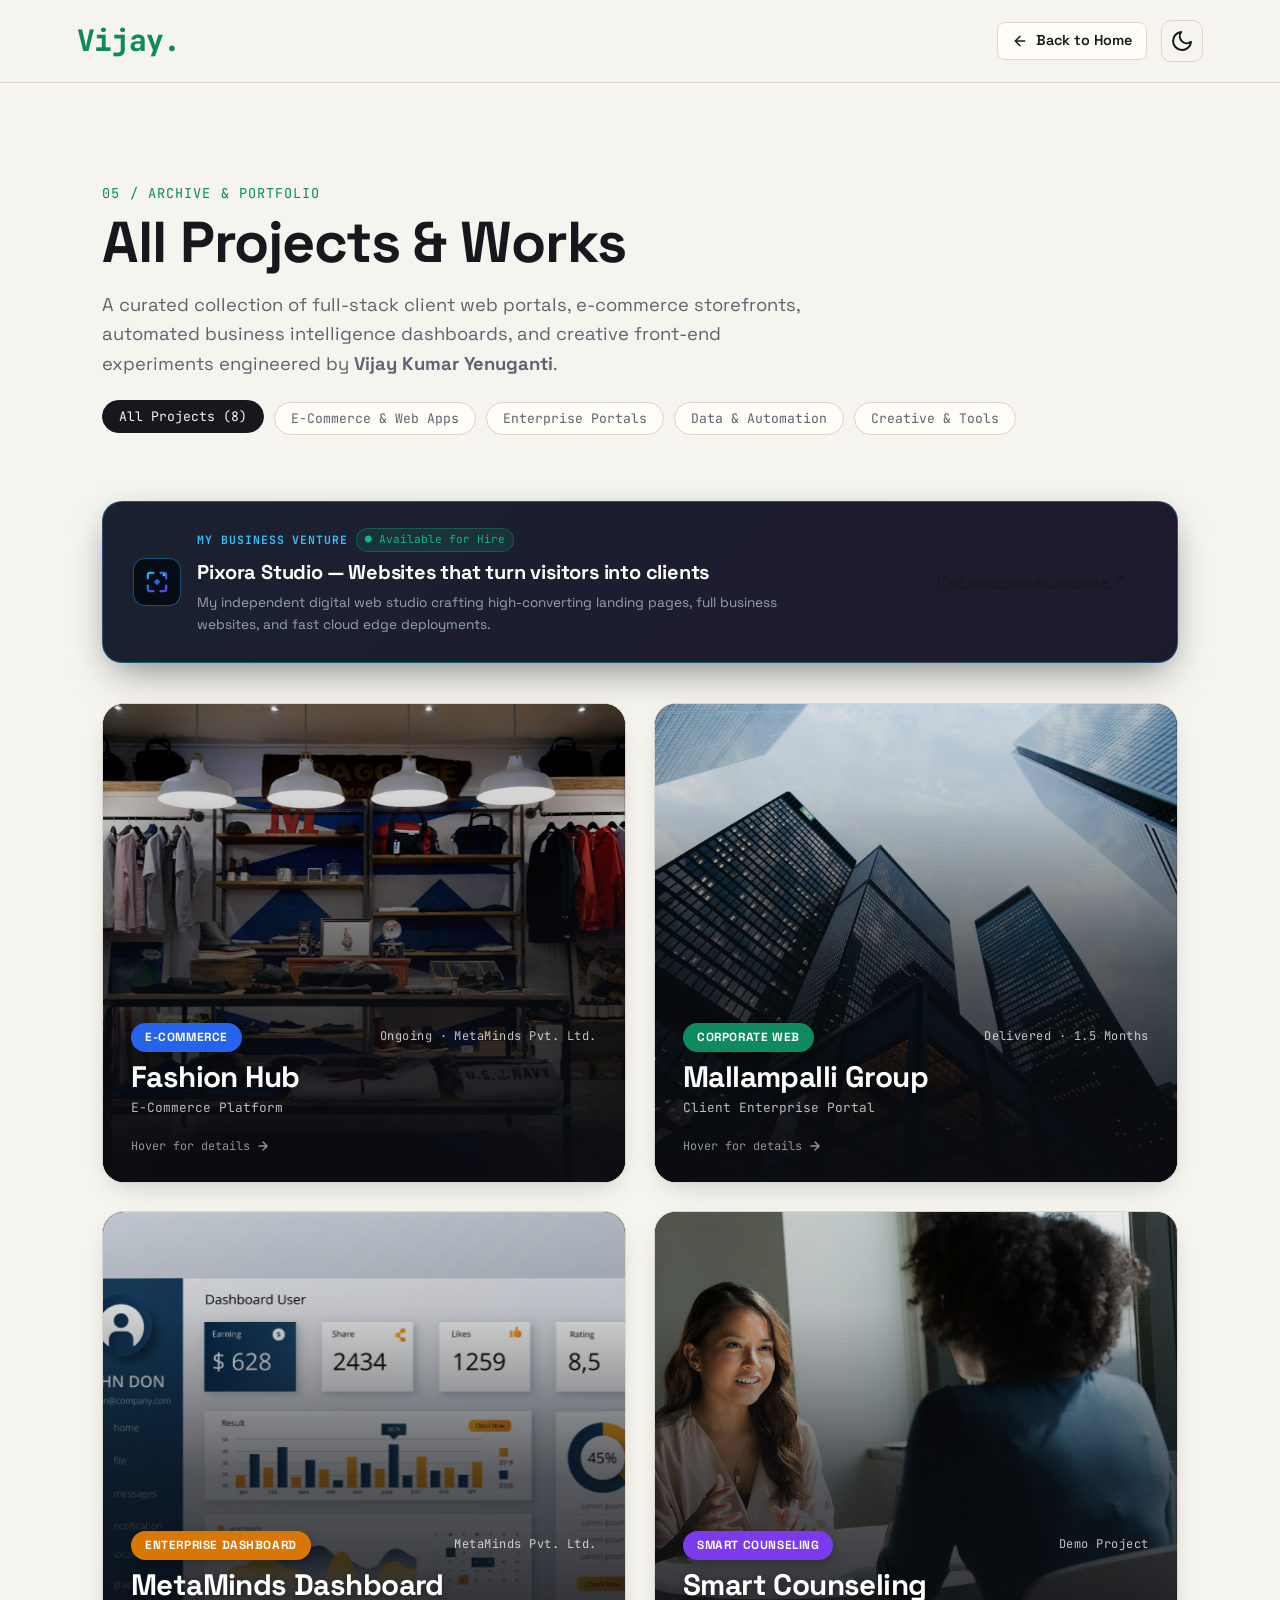
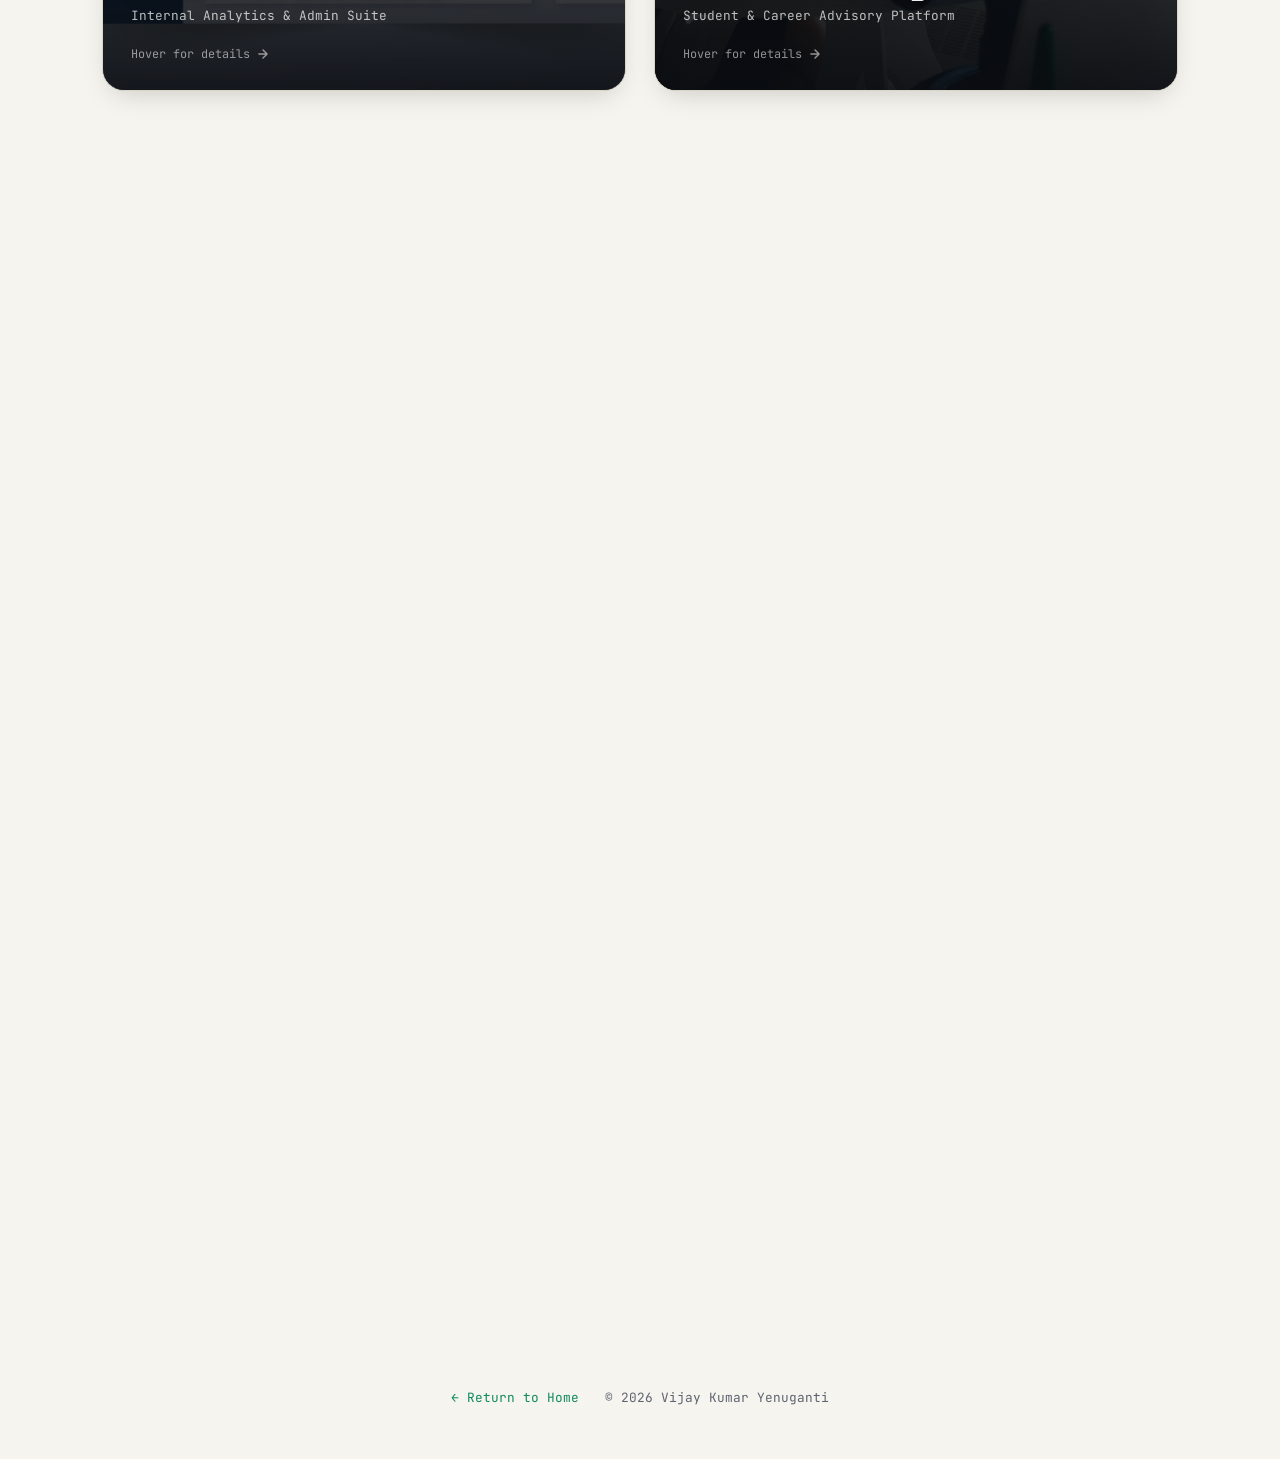
<file: projects.html>
<!doctype html>
<html lang="en">
  <head>
    <meta charset="utf-8" />
    <meta
      name="viewport"
      content="width=device-width, initial-scale=1, viewport-fit=cover"
    />
    <title>All Projects — Vijay Kumar Yenuganti</title>
    <link rel="icon" type="image/svg+xml" href="favicon.svg" />
    <link
      href="https://fonts.googleapis.com/css2?family=Space+Grotesk:wght@400;600;700&family=JetBrains+Mono:wght@400;600&display=swap"
      rel="stylesheet"
    />
    <link rel="stylesheet" href="style.css" />
  </head>
  <body>
    <!-- Top Progress Line -->
    <div id="bar"></div>

    <!-- Navigation Header -->
    <header class="projects-page-nav">
      <a href="index.html" class="nav-logo" style="text-decoration: none; cursor: pointer;">
        <b style="font-family: var(--mono); color: var(--acc); font-size: 1.85rem; font-weight: 750; letter-spacing: -0.025em; line-height: 1; cursor: pointer;">Vijay.</b>
      </a>

      <div style="display: flex; align-items: center; gap: 14px;">
        <a class="back-home-link" href="index.html">
          <svg viewBox="0 0 24 24" width="16" height="16" fill="none" stroke="currentColor" stroke-width="2.2" stroke-linecap="round" stroke-linejoin="round">
            <line x1="19" y1="12" x2="5" y2="12"></line>
            <polyline points="12 19 5 12 12 5"></polyline>
          </svg>
          <span>Back to Home</span>
        </a>

        <!-- Theme Toggle -->
        <button
          id="t"
          aria-label="Toggle light/dark mode"
          title="Toggle light/dark mode"
          style="background: none; border: 1px solid var(--line); color: var(--fg); border-radius: 10px; width: 42px; height: 42px; padding: 0; display: grid; place-items: center; cursor: pointer;"
        >
          <svg
            class="sun"
            viewBox="0 0 24 24"
            width="24"
            height="24"
            fill="none"
            stroke="currentColor"
            stroke-width="2"
            stroke-linecap="round"
            stroke-linejoin="round"
            aria-hidden="true"
          >
            <circle cx="12" cy="12" r="4" />
            <path
              d="M12 2v2M12 20v2M4.9 4.9l1.4 1.4M17.7 17.7l1.4 1.4M2 12h2M20 12h2M4.9 19.1l1.4-1.4M17.7 6.3l1.4-1.4"
            />
          </svg>
          <svg
            class="moon"
            viewBox="0 0 24 24"
            width="24"
            height="24"
            fill="none"
            stroke="currentColor"
            stroke-width="2"
            stroke-linecap="round"
            stroke-linejoin="round"
            aria-hidden="true"
          >
            <path d="M21 12.8A9 9 0 1 1 11.2 3a7 7 0 0 0 9.8 9.8z" />
          </svg>
        </button>
      </div>
    </header>

    <main class="projects-page-container" style="margin: 0 auto; padding: 40px 5vw 80px;">
      <!-- Hero Header -->
      <div class="projects-page-header rv">
        <div class="tag" style="margin-bottom: 8px;">05 / ARCHIVE &amp; PORTFOLIO</div>
        <h1 style="font-size: clamp(2.2rem, 5vw, 3.6rem); margin: 6px 0 14px; letter-spacing: -0.02em;">All Projects &amp; Works</h1>
        <p class="lead" style="max-width: 720px; font-size: 1.15rem; color: var(--mut);">
          A curated collection of full-stack client web portals, e-commerce storefronts, automated business intelligence dashboards, and creative front-end experiments engineered by <b>Vijay Kumar Yenuganti</b>.
        </p>

        <!-- Category Filter Chips -->
        <div class="projects-filter-bar" role="tablist" aria-label="Project categories">
          <button class="filter-btn active" data-filter="all">All Projects (8)</button>
          <button class="filter-btn" data-filter="web">E-Commerce &amp; Web Apps</button>
          <button class="filter-btn" data-filter="enterprise">Enterprise Portals</button>
          <button class="filter-btn" data-filter="data">Data &amp; Automation</button>
          <button class="filter-btn" data-filter="tools">Creative &amp; Tools</button>
        </div>
      </div>

      <!-- Featured Venture Banner -->
      <div class="pixora-archive-banner rv" style="margin: 0 0 40px; padding: 26px 30px; border-radius: 20px; background: linear-gradient(135deg, rgba(14, 21, 37, 0.95) 0%, rgba(18, 14, 34, 0.95) 100%); border: 1.5px solid rgba(56, 189, 248, 0.35); box-shadow: 0 16px 40px -12px rgba(0, 0, 0, 0.5), 0 0 30px -10px rgba(0, 210, 255, 0.15); display: flex; align-items: center; justify-content: space-between; flex-wrap: wrap; gap: 20px;">
        <div style="display: flex; align-items: center; gap: 16px;">
          <div style="width: 48px; height: 48px; border-radius: 12px; background: #070b14; border: 1px solid rgba(56, 189, 248, 0.4); display: flex; align-items: center; justify-content: center; flex-shrink: 0;">
            <svg xmlns="http://www.w3.org/2000/svg" width="28" height="28" viewBox="0 0 64 64" aria-hidden="true">
              <defs>
                <linearGradient id="pix-grad-a" x1="8" y1="8" x2="56" y2="56" gradientUnits="userSpaceOnUse">
                  <stop offset="0%" stop-color="#00d2ff"/>
                  <stop offset="48%" stop-color="#2563eb"/>
                  <stop offset="100%" stop-color="#7c3aed"/>
                </linearGradient>
              </defs>
              <path d="M 24 11 H 16 C 13.2 11 11 13.2 11 16 V 24 M 40 11 H 48 C 50.8 11 53 13.2 53 16 V 24 M 11 40 V 48 C 11 50.8 13.2 53 16 53 H 24 M 53 40 V 48 C 53 50.8 50.8 53 48 53 H 40" fill="none" stroke="url(#pix-grad-a)" stroke-width="5" stroke-linecap="round" stroke-linejoin="round"/>
              <rect x="26.5" y="26.5" width="11" height="11" rx="2" transform="rotate(45 32 32)" fill="url(#pix-grad-a)"/>
              <circle cx="48" cy="16" r="3.2" fill="#38bdf8"/>
            </svg>
          </div>
          <div>
            <div style="display: flex; align-items: center; gap: 8px; margin-bottom: 4px;">
              <span style="font-family: var(--mono); font-size: 0.72rem; font-weight: 700; color: #38bdf8; letter-spacing: 0.08em; text-transform: uppercase;">MY BUSINESS VENTURE</span>
              <span style="font-size: 0.7rem; color: #10b981; background: rgba(16, 185, 129, 0.12); border: 1px solid rgba(16, 185, 129, 0.3); padding: 2px 8px; border-radius: 99px; font-family: var(--mono);">● Available for Hire</span>
            </div>
            <h3 style="margin: 0; font-size: 1.25rem; color: #ffffff; letter-spacing: -0.01em;">Pixora Studio — Websites that turn visitors into clients</h3>
            <p style="margin: 4px 0 0; font-size: 0.85rem; color: #94a3b8; max-width: 620px;">
              My independent digital web studio crafting high-converting landing pages, full business websites, and fast cloud edge deployments.
            </p>
          </div>
        </div>
        <a class="pixora-cta-primary" href="https://pixorastudio.website" target="_blank" rel="noopener noreferrer" style="padding: 10px 20px; font-size: 0.86rem;">
          <span>Visit pixorastudio.website</span>
          <svg xmlns="http://www.w3.org/2000/svg" width="15" height="15" viewBox="0 0 24 24" fill="none" stroke="currentColor" stroke-width="2.2" stroke-linecap="round" stroke-linejoin="round" class="lucide lucide-arrow-up-right" aria-hidden="true">
            <path d="M7 7h10v10"></path>
            <path d="M7 17 17 7"></path>
          </svg>
        </a>
      </div>

      <!-- Projects Grid -->
      <div class="portfolio-grid" id="projects-grid">
        <!-- 1. Fashion Hub -->
        <div class="rv" data-category="web">
          <div class="project-card" tabindex="0">
            <img
              class="project-card-img"
              src="assets/projects/fashion-hub.jpg"
              alt="Fashion Hub e-commerce website interface preview"
              loading="lazy"
            />
            <div class="project-overlay">
              <div class="project-card-header">
                <span class="project-pill pill-blue">E-Commerce</span>
                <span class="project-status">Ongoing · MetaMinds Pvt. Ltd.</span>
              </div>
              <h3 class="project-title">Fashion Hub</h3>
              <p class="project-sub">E-Commerce Platform</p>

              <div class="project-details">
                <div class="project-details-inner">
                  <p class="project-desc">
                    Modern online storefront built with React and Tailwind CSS. Features dynamic product filtering, responsive cart state management, product showcases, and streamlined mobile checkout flows.
                  </p>
                  <div class="project-chips">
                    <span>React</span>
                    <span>JavaScript</span>
                    <span>Tailwind CSS</span>
                    <span>REST APIs</span>
                    <span>Responsive UI</span>
                  </div>
                  <div class="project-actions">
                    <a
                      class="project-btn primary"
                      href="https://github.com/YenugantiVijay"
                      target="_blank"
                      rel="noopener"
                    >
                      <svg viewBox="0 0 24 24" width="16" height="16" fill="currentColor">
                        <path d="M12 0C5.37 0 0 5.37 0 12c0 5.31 3.435 9.795 8.205 11.385.6.105.825-.255.825-.57 0-.285-.015-1.23-.015-2.235-3.015.555-3.795-.735-4.035-1.41-.135-.345-.72-1.41-1.23-1.695-.42-.225-1.02-.78-.015-.795.945-.015 1.62.87 1.845 1.23 1.08 1.815 2.805 1.305 3.495.99.105-.78.42-1.305.765-1.605-2.67-.3-5.46-1.335-5.46-5.925 0-1.305.465-2.385 1.23-3.225-.12-.3-.54-1.53.12-3.18 0 0 1.005-.315 3.3 1.23.96-.27 1.98-.405 3-.405s2.04.135 3 .405c2.295-1.56 3.3-1.23 3.3-1.23.66 1.65.24 2.88.12 3.18.765.84 1.23 1.905 1.23 3.225 0 4.605-2.805 5.625-5.475 5.925.435.375.81 1.095.81 2.22 0 1.605-.015 2.895-.015 3.3 0 .315.225.69.825.57A12.02 12.02 0 0024 12c0-6.63-5.37-12-12-12z"/>
                      </svg>
                      <span>View Repository</span>
                    </a>
                    <span class="project-tag-status">Under active development</span>
                  </div>
                </div>
              </div>

              <div class="project-hover-prompt">
                <span>Hover for details</span>
                <svg viewBox="0 0 24 24" width="14" height="14" fill="none" stroke="currentColor" stroke-width="2.5" stroke-linecap="round" stroke-linejoin="round">
                  <path d="M5 12h14M12 5l7 7-7 7" />
                </svg>
              </div>
            </div>
          </div>
        </div>

        <!-- 2. Mallampalli Group (With 3 Bullet Points from reference) -->
        <div class="rv" data-category="enterprise">
          <div class="project-card" tabindex="0">
            <img
              class="project-card-img"
              src="assets/projects/mallampalli.jpg"
              alt="Mallampalli Group corporate enterprise website preview"
              loading="lazy"
            />
            <div class="project-overlay">
              <div class="project-card-header">
                <span class="project-pill pill-emerald">Corporate Web</span>
                <span class="project-status">Delivered · 1.5 Months</span>
              </div>
              <h3 class="project-title">Mallampalli Group</h3>
              <p class="project-sub">Client Enterprise Portal</p>

              <div class="project-details">
                <div class="project-details-inner">
                  <ul class="project-bullets">
                    <li>
                      <strong>Developed full-stack web and admin portals</strong> for the Mallampalli Business Group at MetaMinds Pvt. Ltd.
                    </li>
                    <li>
                      <strong>Integrated a custom admin CMS</strong> enabling the client to manage and update content seamlessly.
                    </li>
                    <li>
                      <strong>Optimized cross-device responsiveness</strong> and typography to showcase core business divisions and services.
                    </li>
                  </ul>
                  <div class="project-chips">
                    <span>HTML5</span>
                    <span>CSS3</span>
                    <span>JavaScript</span>
                    <span>Admin CMS</span>
                    <span>UI/UX</span>
                  </div>
                  <div class="project-actions">
                    <a
                      class="project-btn primary"
                      href="http://mallampalligroup.in/"
                      target="_blank"
                      rel="noopener noreferrer"
                    >
                      <svg
                        viewBox="0 0 24 24"
                        width="16"
                        height="16"
                        fill="none"
                        stroke="currentColor"
                        stroke-width="2.2"
                        stroke-linecap="round"
                        stroke-linejoin="round"
                      >
                        <path d="M18 13v6a2 2 0 0 1-2 2H5a2 2 0 0 1-2-2V8a2 2 0 0 1 2-2h6"></path>
                        <polyline points="15 3 21 3 21 9"></polyline>
                        <line x1="10" y1="14" x2="21" y2="3"></line>
                      </svg>
                      <span>Visit Live Website</span>
                    </a>
                    <span class="project-tag-status">Live Client Portal</span>
                  </div>
                </div>
              </div>

              <div class="project-hover-prompt">
                <span>Hover for details</span>
                <svg viewBox="0 0 24 24" width="14" height="14" fill="none" stroke="currentColor" stroke-width="2.5" stroke-linecap="round" stroke-linejoin="round">
                  <path d="M5 12h14M12 5l7 7-7 7" />
                </svg>
              </div>
            </div>
          </div>
        </div>

        <!-- 3. MetaMinds Dashboard -->
        <div class="rv" data-category="enterprise data">
          <div class="project-card" tabindex="0">
            <img
              class="project-card-img"
              src="assets/projects/metaminds-dashboard.jpg"
              alt="MetaMinds Enterprise Analytics Dashboard preview"
              loading="lazy"
            />
            <div class="project-overlay">
              <div class="project-card-header">
                <span class="project-pill pill-amber">Enterprise Dashboard</span>
                <span class="project-status">MetaMinds Pvt. Ltd.</span>
              </div>
              <h3 class="project-title">MetaMinds Dashboard</h3>
              <p class="project-sub">Internal Analytics &amp; Admin Suite</p>

              <div class="project-details">
                <div class="project-details-inner">
                  <p class="project-desc">
                    High-performance enterprise analytics dashboard recently developed for MetaMinds Pvt. Ltd. Features real-time KPI metrics, interactive data visualisations, user engagement telemetry, and responsive administrative control panels.
                  </p>
                  <div class="project-chips">
                    <span>React</span>
                    <span>JavaScript</span>
                    <span>Tailwind CSS</span>
                    <span>REST APIs</span>
                    <span>Data Visualization</span>
                    <span>Recharts</span>
                  </div>
                  <div class="project-actions">
                    <a
                      class="project-btn primary"
                      href="https://github.com/YenugantiVijay"
                      target="_blank"
                      rel="noopener"
                    >
                      <svg viewBox="0 0 24 24" width="16" height="16" fill="currentColor">
                        <path d="M12 0C5.37 0 0 5.37 0 12c0 5.31 3.435 9.795 8.205 11.385.6.105.825-.255.825-.57 0-.285-.015-1.23-.015-2.235-3.015.555-3.795-.735-4.035-1.41-.135-.345-.72-1.41-1.23-1.695-.42-.225-1.02-.78-.015-.795.945-.015 1.62.87 1.845 1.23 1.08 1.815 2.805 1.305 3.495.99.105-.78.42-1.305.765-1.605-2.67-.3-5.46-1.335-5.46-5.925 0-1.305.465-2.385 1.23-3.225-.12-.3-.54-1.53.12-3.18 0 0 1.005-.315 3.3 1.23.96-.27 1.98-.405 3-.405s2.04.135 3 .405c2.295-1.56 3.3-1.23 3.3-1.23.66 1.65.24 2.88.12 3.18.765.84 1.23 1.905 1.23 3.225 0 4.605-2.805 5.625-5.475 5.925.435.375.81 1.095.81 2.22 0 1.605-.015 2.895-.015 3.3 0 .315.225.69.825.57A12.02 12.02 0 0024 12c0-6.63-5.37-12-12-12z"/>
                      </svg>
                      <span>MetaMinds Project</span>
                    </a>
                    <span class="project-tag-status">Analytics &amp; Control</span>
                  </div>
                </div>
              </div>

              <div class="project-hover-prompt">
                <span>Hover for details</span>
                <svg viewBox="0 0 24 24" width="14" height="14" fill="none" stroke="currentColor" stroke-width="2.5" stroke-linecap="round" stroke-linejoin="round">
                  <path d="M5 12h14M12 5l7 7-7 7" />
                </svg>
              </div>
            </div>
          </div>
        </div>

        <!-- 4. Smart Counseling -->
        <div class="rv" data-category="web tools">
          <div class="project-card" tabindex="0">
            <img
              class="project-card-img"
              src="assets/projects/smart-counseling.jpg"
              alt="Smart Counseling Demo Platform preview"
              loading="lazy"
            />
            <div class="project-overlay">
              <div class="project-card-header">
                <span class="project-pill pill-violet">Smart Counseling</span>
                <span class="project-status">Demo Project</span>
              </div>
              <h3 class="project-title">Smart Counseling</h3>
              <p class="project-sub">Student &amp; Career Advisory Platform</p>

              <div class="project-details">
                <div class="project-details-inner">
                  <p class="project-desc">
                    Interactive smart counseling web platform recently developed as a demo project. Features student onboarding, intelligent advisor matching, appointment scheduling, and responsive guidance assessment forms.
                  </p>
                  <div class="project-chips">
                    <span>React</span>
                    <span>JavaScript</span>
                    <span>Tailwind CSS</span>
                    <span>Interactive UI</span>
                    <span>Form Workflows</span>
                    <span>Responsive</span>
                  </div>
                  <div class="project-actions">
                    <a
                      class="project-btn primary"
                      href="https://github.com/YenugantiVijay"
                      target="_blank"
                      rel="noopener"
                    >
                      <svg viewBox="0 0 24 24" width="16" height="16" fill="currentColor">
                        <path d="M12 0C5.37 0 0 5.37 0 12c0 5.31 3.435 9.795 8.205 11.385.6.105.825-.255.825-.57 0-.285-.015-1.23-.015-2.235-3.015.555-3.795-.735-4.035-1.41-.135-.345-.72-1.41-1.23-1.695-.42-.225-1.02-.78-.015-.795.945-.015 1.62.87 1.845 1.23 1.08 1.815 2.805 1.305 3.495.99.105-.78.42-1.305.765-1.605-2.67-.3-5.46-1.335-5.46-5.925 0-1.305.465-2.385 1.23-3.225-.12-.3-.54-1.53.12-3.18 0 0 1.005-.315 3.3 1.23.96-.27 1.98-.405 3-.405s2.04.135 3 .405c2.295-1.56 3.3-1.23 3.3-1.23.66 1.65.24 2.88.12 3.18.765.84 1.23 1.905 1.23 3.225 0 4.605-2.805 5.625-5.475 5.925.435.375.81 1.095.81 2.22 0 1.605-.015 2.895-.015 3.3 0 .315.225.69.825.57A12.02 12.02 0 0024 12c0-6.63-5.37-12-12-12z"/>
                      </svg>
                      <span>View Demo Repo</span>
                    </a>
                    <span class="project-tag-status">Active Demo</span>
                  </div>
                </div>
              </div>

              <div class="project-hover-prompt">
                <span>Hover for details</span>
                <svg viewBox="0 0 24 24" width="14" height="14" fill="none" stroke="currentColor" stroke-width="2.5" stroke-linecap="round" stroke-linejoin="round">
                  <path d="M5 12h14M12 5l7 7-7 7" />
                </svg>
              </div>
            </div>
          </div>
        </div>

        <!-- 5. Enterprise Admin CMS Portal -->
        <div class="rv" data-category="enterprise">
          <div class="project-card" tabindex="0">
            <img
              class="project-card-img"
              src="assets/projects/admin-dashboard.jpg"
              alt="Enterprise Admin CMS Portal preview"
              loading="lazy"
            />
            <div class="project-overlay">
              <div class="project-card-header">
                <span class="project-pill pill-emerald">Enterprise Web</span>
                <span class="project-status">Client System</span>
              </div>
              <h3 class="project-title">Admin CMS Dashboard</h3>
              <p class="project-sub">Content &amp; Role Management</p>

              <div class="project-details">
                <div class="project-details-inner">
                  <p class="project-desc">
                    Custom administrative management portal created to give clients full autonomy over dynamic business content, customer queries, and multi-tier role authorization.
                  </p>
                  <div class="project-chips">
                    <span>React</span>
                    <span>Node.js</span>
                    <span>REST APIs</span>
                    <span>Role Auth</span>
                    <span>Data Tables</span>
                  </div>
                  <div class="project-actions">
                    <a
                      class="project-btn primary"
                      href="https://github.com/YenugantiVijay"
                      target="_blank"
                      rel="noopener"
                    >
                      <svg viewBox="0 0 24 24" width="16" height="16" fill="currentColor">
                        <path d="M12 0C5.37 0 0 5.37 0 12c0 5.31 3.435 9.795 8.205 11.385.6.105.825-.255.825-.57 0-.285-.015-1.23-.015-2.235-3.015.555-3.795-.735-4.035-1.41-.135-.345-.72-1.41-1.23-1.695-.42-.225-1.02-.78-.015-.795.945-.015 1.62.87 1.845 1.23 1.08 1.815 2.805 1.305 3.495.99.105-.78.42-1.305.765-1.605-2.67-.3-5.46-1.335-5.46-5.925 0-1.305.465-2.385 1.23-3.225-.12-.3-.54-1.53.12-3.18 0 0 1.005-.315 3.3 1.23.96-.27 1.98-.405 3-.405s2.04.135 3 .405c2.295-1.56 3.3-1.23 3.3-1.23.66 1.65.24 2.88.12 3.18.765.84 1.23 1.905 1.23 3.225 0 4.605-2.805 5.625-5.475 5.925.435.375.81 1.095.81 2.22 0 1.605-.015 2.895-.015 3.3 0 .315.225.69.825.57A12.02 12.02 0 0024 12c0-6.63-5.37-12-12-12z"/>
                      </svg>
                      <span>Explore Repo</span>
                    </a>
                    <span class="project-tag-status">Secured Portal</span>
                  </div>
                </div>
              </div>

              <div class="project-hover-prompt">
                <span>Hover for details</span>
                <svg viewBox="0 0 24 24" width="14" height="14" fill="none" stroke="currentColor" stroke-width="2.5" stroke-linecap="round" stroke-linejoin="round">
                  <path d="M5 12h14M12 5l7 7-7 7" />
                </svg>
              </div>
            </div>
          </div>
        </div>

        <!-- 6. Operations Billing & SKU Generator -->
        <div class="rv" data-category="data">
          <div class="project-card" tabindex="0">
            <img
              class="project-card-img"
              src="assets/projects/invoice-generator.jpg"
              alt="Operations Billing and SKU Generator preview"
              loading="lazy"
            />
            <div class="project-overlay">
              <div class="project-card-header">
                <span class="project-pill pill-amber">Operations Tool</span>
                <span class="project-status">Python &amp; SQL</span>
              </div>
              <h3 class="project-title">Billing &amp; SKU Engine</h3>
              <p class="project-sub">Automated Ledger Tool</p>

              <div class="project-details">
                <div class="project-details-inner">
                  <p class="project-desc">
                    Python and SQLite utility crafted to eliminate manual accounting repetitive tasks. Ingests raw warehouse shipments, applies tax brackets, calculates margins, and generates standardized invoices.
                  </p>
                  <div class="project-chips">
                    <span>Python</span>
                    <span>SQLite</span>
                    <span>Excel Scripting</span>
                    <span>PDF Automation</span>
                    <span>Tally Sync</span>
                  </div>
                  <div class="project-actions">
                    <a
                      class="project-btn primary"
                      href="https://github.com/YenugantiVijay"
                      target="_blank"
                      rel="noopener"
                    >
                      <svg viewBox="0 0 24 24" width="16" height="16" fill="currentColor">
                        <path d="M12 0C5.37 0 0 5.37 0 12c0 5.31 3.435 9.795 8.205 11.385.6.105.825-.255.825-.57 0-.285-.015-1.23-.015-2.235-3.015.555-3.795-.735-4.035-1.41-.135-.345-.72-1.41-1.23-1.695-.42-.225-1.02-.78-.015-.795.945-.015 1.62.87 1.845 1.23 1.08 1.815 2.805 1.305 3.495.99.105-.78.42-1.305.765-1.605-2.67-.3-5.46-1.335-5.46-5.925 0-1.305.465-2.385 1.23-3.225-.12-.3-.54-1.53.12-3.18 0 0 1.005-.315 3.3 1.23.96-.27 1.98-.405 3-.405s2.04.135 3 .405c2.295-1.56 3.3-1.23 3.3-1.23.66 1.65.24 2.88.12 3.18.765.84 1.23 1.905 1.23 3.225 0 4.605-2.805 5.625-5.475 5.925.435.375.81 1.095.81 2.22 0 1.605-.015 2.895-.015 3.3 0 .315.225.69.825.57A12.02 12.02 0 0024 12c0-6.63-5.37-12-12-12z"/>
                      </svg>
                      <span>View Source</span>
                    </a>
                    <span class="project-tag-status">Process Automation</span>
                  </div>
                </div>
              </div>

              <div class="project-hover-prompt">
                <span>Hover for details</span>
                <svg viewBox="0 0 24 24" width="14" height="14" fill="none" stroke="currentColor" stroke-width="2.5" stroke-linecap="round" stroke-linejoin="round">
                  <path d="M5 12h14M12 5l7 7-7 7" />
                </svg>
              </div>
            </div>
          </div>
        </div>

        <!-- 7. Live Weather & Forecast Radar -->
        <div class="rv" data-category="web">
          <div class="project-card" tabindex="0">
            <img
              class="project-card-img"
              src="assets/projects/weather-app.jpg"
              alt="Live Weather App interface preview"
              loading="lazy"
            />
            <div class="project-overlay">
              <div class="project-card-header">
                <span class="project-pill pill-blue">Web App</span>
                <span class="project-status">API Integration</span>
              </div>
              <h3 class="project-title">Live Weather Radar</h3>
              <p class="project-sub">Geolocation &amp; Forecasts</p>

              <div class="project-details">
                <div class="project-details-inner">
                  <p class="project-desc">
                    Fluid, glassmorphic weather forecasting application utilizing OpenWeather REST API and browser Geolocation. Features animated weather status, UV metrics, wind vectors, and hourly condition graphs.
                  </p>
                  <div class="project-chips">
                    <span>JavaScript (ES6+)</span>
                    <span>REST API</span>
                    <span>Geolocation</span>
                    <span>Glassmorphism</span>
                    <span>CSS Grid</span>
                  </div>
                  <div class="project-actions">
                    <a
                      class="project-btn primary"
                      href="https://github.com/YenugantiVijay"
                      target="_blank"
                      rel="noopener"
                    >
                      <svg viewBox="0 0 24 24" width="16" height="16" fill="currentColor">
                        <path d="M12 0C5.37 0 0 5.37 0 12c0 5.31 3.435 9.795 8.205 11.385.6.105.825-.255.825-.57 0-.285-.015-1.23-.015-2.235-3.015.555-3.795-.735-4.035-1.41-.135-.345-.72-1.41-1.23-1.695-.42-.225-1.02-.78-.015-.795.945-.015 1.62.87 1.845 1.23 1.08 1.815 2.805 1.305 3.495.99.105-.78.42-1.305.765-1.605-2.67-.3-5.46-1.335-5.46-5.925 0-1.305.465-2.385 1.23-3.225-.12-.3-.54-1.53.12-3.18 0 0 1.005-.315 3.3 1.23.96-.27 1.98-.405 3-.405s2.04.135 3 .405c2.295-1.56 3.3-1.23 3.3-1.23.66 1.65.24 2.88.12 3.18.765.84 1.23 1.905 1.23 3.225 0 4.605-2.805 5.625-5.475 5.925.435.375.81 1.095.81 2.22 0 1.605-.015 2.895-.015 3.3 0 .315.225.69.825.57A12.02 12.02 0 0024 12c0-6.63-5.37-12-12-12z"/>
                      </svg>
                      <span>View Repository</span>
                    </a>
                    <span class="project-tag-status">Live API Integration</span>
                  </div>
                </div>
              </div>

              <div class="project-hover-prompt">
                <span>Hover for details</span>
                <svg viewBox="0 0 24 24" width="14" height="14" fill="none" stroke="currentColor" stroke-width="2.5" stroke-linecap="round" stroke-linejoin="round">
                  <path d="M5 12h14M12 5l7 7-7 7" />
                </svg>
              </div>
            </div>
          </div>
        </div>

        <!-- 8. Warehouse Kanban Task Board -->
        <div class="rv" data-category="tools">
          <div class="project-card" tabindex="0">
            <img
              class="project-card-img"
              src="assets/projects/task-tracker.jpg"
              alt="Warehouse Kanban Task Board interface preview"
              loading="lazy"
            />
            <div class="project-overlay">
              <div class="project-card-header">
                <span class="project-pill pill-violet">Productivity Tool</span>
                <span class="project-status">React &amp; DnD</span>
              </div>
              <h3 class="project-title">Warehouse Kanban Board</h3>
              <p class="project-sub">Dispatch &amp; Order Pipeline</p>

              <div class="project-details">
                <div class="project-details-inner">
                  <p class="project-desc">
                    Interactive dispatch tracking board with intuitive drag-and-drop column sorting, real-time priority tagging, and browser storage persistence for day-to-day warehouse shipments.
                  </p>
                  <div class="project-chips">
                    <span>React</span>
                    <span>HTML5 DnD</span>
                    <span>Tailwind CSS</span>
                    <span>LocalStorage</span>
                    <span>Responsive</span>
                  </div>
                  <div class="project-actions">
                    <a
                      class="project-btn primary"
                      href="https://github.com/YenugantiVijay"
                      target="_blank"
                      rel="noopener"
                    >
                      <svg viewBox="0 0 24 24" width="16" height="16" fill="currentColor">
                        <path d="M12 0C5.37 0 0 5.37 0 12c0 5.31 3.435 9.795 8.205 11.385.6.105.825-.255.825-.57 0-.285-.015-1.23-.015-2.235-3.015.555-3.795-.735-4.035-1.41-.135-.345-.72-1.41-1.23-1.695-.42-.225-1.02-.78-.015-.795.945-.015 1.62.87 1.845 1.23 1.08 1.815 2.805 1.305 3.495.99.105-.78.42-1.305.765-1.605-2.67-.3-5.46-1.335-5.46-5.925 0-1.305.465-2.385 1.23-3.225-.12-.3-.54-1.53.12-3.18 0 0 1.005-.315 3.3 1.23.96-.27 1.98-.405 3-.405s2.04.135 3 .405c2.295-1.56 3.3-1.23 3.3-1.23.66 1.65.24 2.88.12 3.18.765.84 1.23 1.905 1.23 3.225 0 4.605-2.805 5.625-5.475 5.925.435.375.81 1.095.81 2.22 0 1.605-.015 2.895-.015 3.3 0 .315.225.69.825.57A12.02 12.02 0 0024 12c0-6.63-5.37-12-12-12z"/>
                      </svg>
                      <span>Explore Repo</span>
                    </a>
                    <span class="project-tag-status">Task Management</span>
                  </div>
                </div>
              </div>

              <div class="project-hover-prompt">
                <span>Hover for details</span>
                <svg viewBox="0 0 24 24" width="14" height="14" fill="none" stroke="currentColor" stroke-width="2.5" stroke-linecap="round" stroke-linejoin="round">
                  <path d="M5 12h14M12 5l7 7-7 7" />
                </svg>
              </div>
            </div>
          </div>
        </div>
      </div>

      <!-- GitHub Repositories Banner -->
      <div class="project-github-banner rv" style="margin-top: 40px;">
        <div class="project-github-content">
          <div class="project-github-badge">
            <svg viewBox="0 0 24 24" width="22" height="22" fill="currentColor">
              <path
                d="M12 0C5.37 0 0 5.37 0 12c0 5.31 3.435 9.795 8.205 11.385.6.105.825-.255.825-.57 0-.285-.015-1.23-.015-2.235-3.015.555-3.795-.735-4.035-1.41-.135-.345-.72-1.41-1.23-1.695-.42-.225-1.02-.78-.015-.795.945-.015 1.62.87 1.845 1.23 1.08 1.815 2.805 1.305 3.495.99.105-.78.42-1.305.765-1.605-2.67-.3-5.46-1.335-5.46-5.925 0-1.305.465-2.385 1.23-3.225-.12-.3-.54-1.53.12-3.18 0 0 1.005-.315 3.3 1.23.96-.27 1.98-.405 3-.405s2.04.135 3 .405c2.295-1.56 3.3-1.23 3.3-1.23.66 1.65.24 2.88.12 3.18.765.84 1.23 1.905 1.23 3.225 0 4.605-2.805 5.625-5.475 5.925.435.375.81 1.095.81 2.22 0 1.605-.015 2.895-.015 3.3 0 .315.225.69.825.57A12.02 12.02 0 0024 12c0-6.63-5.37-12-12-12z"
              />
            </svg>
          </div>
          <div>
            <h3>Looking for more experimental code?</h3>
            <p>
              Browse all public repositories, algorithms, micro-demos, and warehouse tooling on GitHub.
            </p>
          </div>
        </div>
        <a
          class="btn p"
          href="https://github.com/YenugantiVijay"
          target="_blank"
          rel="noopener"
        >
          <span>Browse @YenugantiVijay</span>
          <svg
            viewBox="0 0 24 24"
            width="16"
            height="16"
            fill="none"
            stroke="currentColor"
            stroke-width="2.2"
            stroke-linecap="round"
            stroke-linejoin="round"
            style="margin-left: 6px; vertical-align: -2px"
          >
            <path d="M5 12h14M12 5l7 7-7 7" />
          </svg>
        </a>
      </div>
    </main>

    <footer style="text-align: center; color: var(--mut); padding: 30px 5vw 50px; font-family: var(--mono); font-size: 0.8rem;">
      <a href="index.html" style="color: var(--acc); text-decoration: none; margin-right: 18px;">← Return to Home</a>
      &copy; <span id="y"></span> Vijay Kumar Yenuganti
    </footer>

    <!-- Interactive Script for Theme, Scroll Progress, Category Filters, and Touch Cards -->
    <script>
      // Year
      document.getElementById("y").textContent = new Date().getFullYear();

      // Scroll Progress Bar & Dynamic Transparent Nav
      var bar = document.getElementById("bar");
      var nav = document.querySelector("nav");
      function updateNav() {
        if (!nav) return;
        if (window.scrollY > 15) {
          nav.classList.add("scrolled");
        } else {
          nav.classList.remove("scrolled");
        }
      }
      updateNav();
      window.addEventListener("scroll", function () {
        var h = document.documentElement;
        if (bar) {
          bar.style.width = ((h.scrollTop / (h.scrollHeight - h.clientHeight || 1)) * 100) + "%";
        }
        updateNav();
      }, { passive: true });

      // Theme toggle syncing with vk-theme
      (function () {
        var r = document.documentElement,
          k = "vk-theme",
          s = null;
        try {
          s = localStorage.getItem(k);
        } catch (e) {}
        r.setAttribute(
          "data-theme",
          s || (matchMedia("(prefers-color-scheme: dark)").matches ? "dark" : "light")
        );
        var toggleBtn = document.getElementById("t");
        if (toggleBtn) {
          toggleBtn.onclick = function () {
            var n = r.getAttribute("data-theme") === "dark" ? "light" : "dark";
            r.setAttribute("data-theme", n);
            try {
              localStorage.setItem(k, n);
            } catch (e) {}
          };
        }
      })();

      // Scroll reveal animation
      var els = document.querySelectorAll(".rv");
      if ("IntersectionObserver" in window) {
        var io = new IntersectionObserver(
          function (es) {
            es.forEach(function (e) {
              if (e.isIntersecting) {
                e.target.classList.add("in");
                io.unobserve(e.target);
              }
            });
          },
          { threshold: 0.1 }
        );
        els.forEach(function (el, i) {
          el.style.transitionDelay = (i % 3) * 80 + "ms";
          io.observe(el);
        });
      } else {
        els.forEach(function (el) {
          el.classList.add("in");
        });
      }

      // Mobile Touch Toggle for cards
      (function () {
        var cards = document.querySelectorAll(".project-card");
        cards.forEach(function (card) {
          card.addEventListener("click", function (e) {
            if (e.target.closest("a") || e.target.closest("button")) return;
            var wasActive = card.classList.contains("active");
            cards.forEach(function (c) {
              if (c !== card) c.classList.remove("active");
            });
            card.classList.toggle("active", !wasActive);
          });
        });
      })();

      // Interactive Category Filter
      (function () {
        var filterBtns = document.querySelectorAll(".filter-btn");
        var items = document.querySelectorAll("#projects-grid > div");

        filterBtns.forEach(function (btn) {
          btn.addEventListener("click", function () {
            filterBtns.forEach(function (b) { b.classList.remove("active"); });
            btn.classList.add("active");

            var filter = btn.getAttribute("data-filter");

            items.forEach(function (item) {
              var cat = item.getAttribute("data-category") || "";
              var catList = cat.trim().split(/\s+/);
              if (filter === "all" || catList.indexOf(filter) !== -1) {
                item.style.display = "flex";
                setTimeout(function () {
                  item.style.opacity = "1";
                  item.style.transform = "none";
                }, 10);
              } else {
                item.style.display = "none";
              }
            });
          });
        });
      })();
    </script>
  </body>
</html>
</file>
<file: style.css>
:root {
  --bg: #f6f4ee;
  --fg: #16181d;
  --mut: #5d6370;
  --card: #fffdf8;
  --line: #d9d5c8;
  --acc: #0f8a5f;
  --acc2: #d9480f;
  --grid: rgba(0, 0, 0, 0.06);
  --sans: "Space Grotesk", system-ui, -apple-system, "Segoe UI", sans-serif;
  --mono: "JetBrains Mono", ui-monospace, Menlo, Consolas, monospace;
  box-sizing: border-box;
  padding-top: env(safe-area-inset-top, 0px);
  padding-bottom: env(safe-area-inset-bottom, 0px);
}
@media (prefers-color-scheme: dark) {
  :root:not([data-theme="light"]) {
    --bg: #0e1013;
    --fg: #ecebe4;
    --mut: #9aa0ab;
    --card: #161a1f;
    --line: #2a2f37;
    --acc: #3ddc97;
    --acc2: #ff8a4c;
    --grid: rgba(255, 255, 255, 0.05);
  }
}
:root[data-theme="dark"] {
  --bg: #0e1013;
  --fg: #ecebe4;
  --mut: #9aa0ab;
  --card: #161a1f;
  --line: #2a2f37;
  --acc: #3ddc97;
  --acc2: #ff8a4c;
  --grid: rgba(255, 255, 255, 0.05);
}
* {
  box-sizing: border-box;
}
html {
  scroll-behavior: smooth;
  scroll-padding-top: calc(70px + env(safe-area-inset-top, 0px));
}
body {
  margin: 0;
  background: var(--bg);
  color: var(--fg);
  font-family: var(--sans);
  line-height: 1.6;
  overflow-x: hidden;
}
a {
  color: inherit;
}
#bar {
  position: fixed;
  top: 0;
  left: 0;
  height: 3px;
  width: 0;
  background: linear-gradient(90deg, var(--acc), var(--acc2));
  z-index: 101;
}
nav {
  position: fixed;
  top: 0;
  left: 0;
  right: 0;
  width: 100%;
  box-sizing: border-box;
  z-index: 100;
  display: flex;
  justify-content: space-between;
  align-items: center;
  padding: 24px 6vw;
  background: transparent !important;
  border-bottom: 1px solid transparent !important;
  backdrop-filter: none !important;
  -webkit-backdrop-filter: none !important;
  box-shadow: none !important;
  transition:
    background 0.3s cubic-bezier(0.22, 1, 0.36, 1),
    border-color 0.3s cubic-bezier(0.22, 1, 0.36, 1),
    backdrop-filter 0.3s ease,
    box-shadow 0.3s ease,
    padding 0.3s ease;
}

nav.scrolled {
  padding: 16px 6vw;
  background: color-mix(in srgb, var(--bg) 88%, transparent) !important;
  border-bottom: 1px solid var(--line) !important;
  backdrop-filter: blur(14px) !important;
  -webkit-backdrop-filter: blur(14px) !important;
  box-shadow: 0 4px 20px rgba(0, 0, 0, 0.08) !important;
}

:root[data-theme="dark"] nav.scrolled {
  background: rgba(14, 16, 19, 0.88) !important;
  box-shadow: 0 8px 24px -6px rgba(0, 0, 0, 0.6) !important;
}
.nav-logo,
a.nav-logo {
  text-decoration: none;
  cursor: pointer;
  display: inline-flex;
  align-items: center;
  transition: opacity 0.2s ease, transform 0.2s ease;
}
.nav-logo:hover {
  opacity: 0.9;
  transform: translateY(-1px);
}
nav b {
  font-family: var(--mono);
  font-size: 1.85rem;
  font-weight: 750;
  letter-spacing: -0.025em;
  color: var(--acc);
  line-height: 1;
  display: inline-flex;
  align-items: center;
  cursor: pointer;
}
nav div {
  display: flex;
  gap: 24px;
  align-items: center;
}
nav a {
  text-decoration: none;
  font-size: 1.05rem;
  font-weight: 500;
  letter-spacing: -0.01em;
  color: var(--mut);
  transition: color 0.2s ease, transform 0.2s ease;
}
nav a:hover {
  color: var(--fg);
}
nav button {
  background: none;
  border: 1px solid var(--line);
  color: var(--fg);
  border-radius: 10px;
  width: 42px;
  height: 42px;
  padding: 0;
  cursor: pointer;
  display: grid;
  place-items: center;
  transition: all 0.25s ease;
}
nav button:hover {
  border-color: var(--acc);
  color: var(--acc);
  background: color-mix(in srgb, var(--acc) 10%, transparent);
}
nav button svg {
  width: 24px;
  height: 24px;
  transition: transform 0.3s cubic-bezier(0.22, 1, 0.36, 1);
}
nav button:hover svg {
  transform: rotate(18deg) scale(1.08);
}
section {
  padding: 90px 5vw;
  max-width: 1000px;
  margin: 0 auto;
}
.hero {
  min-height: 90vh;
  display: flex;
  flex-direction: column;
  justify-content: center;
  position: relative;
  max-width: none;
  padding-top: calc(104px + env(safe-area-inset-top, 0px));
  padding-bottom: 60px;
  padding-left: max(5vw, calc((100vw - 1000px) / 2));
  background-image:
    linear-gradient(var(--grid) 1px, transparent 1px),
    linear-gradient(90deg, var(--grid) 1px, transparent 1px);
  background-size: 56px 40px;
  overflow: hidden;
}

/* Hero Background Floating Tech & Dev Icons */
.hero-bg-icons {
  position: absolute;
  inset: 0;
  overflow: hidden;
  pointer-events: none;
  z-index: 0;
}

.hero-bg-icon {
  position: absolute;
  display: flex;
  align-items: center;
  justify-content: center;
  color: var(--mut);
  opacity: 0.18;
  animation: hero-drift 14s ease-in-out infinite;
  will-change: transform;
  filter: drop-shadow(0 2px 8px currentColor);
}

:root[data-theme="dark"] .hero-bg-icon {
  opacity: 0.28;
}

.hero-bg-icon.c-acc {
  color: var(--acc);
}

.hero-bg-icon.c-acc2 {
  color: var(--acc2);
}

.hero-bg-icon.c-cyan {
  color: #00d2ff;
}

.hero-bg-icon.c-purple {
  color: #a855f7;
}

.hero-bg-icon.c-blue {
  color: #3b82f6;
}

.hero-bg-icon:nth-child(even) {
  animation-duration: 18s;
  animation-direction: reverse;
}

.hero-bg-icon:nth-child(3n) {
  animation-duration: 12s;
}

@keyframes hero-drift {
  0%, 100% {
    transform: translateY(0) rotate(0deg) scale(1);
  }
  50% {
    transform: translateY(-22px) rotate(8deg) scale(1.05);
  }
}
.fx {
  font-family: var(--mono);
  font-size: 0.85rem;
  border: 1px solid var(--line);
  background: var(--card);
  border-radius: 8px;
  padding: 8px 12px;
  display: inline-block;
  width: fit-content;
  max-width: 100%;
  overflow-x: auto;
  white-space: nowrap;
}
.fx i {
  color: var(--acc2);
  font-style: normal;
}
.fx span {
  color: var(--acc);
}
h1 {
  font-size: clamp(2.4rem, 8vw, 5.2rem);
  line-height: 1.02;
  margin: 22px 0 14px;
  letter-spacing: -0.03em;
}
h1 em {
  font-style: normal;
  color: var(--acc);
}
.lead {
  color: var(--mut);
  font-size: 1.15rem;
  max-width: 560px;
}
.cur {
  display: inline-block;
  width: 0.55ch;
  height: 1em;
  background: var(--acc);
  vertical-align: -0.12em;
  animation: bl 1s steps(1) infinite;
}
@keyframes bl {
  50% {
    opacity: 0;
  }
}
.btns {
  display: flex;
  gap: 12px;
  flex-wrap: wrap;
  margin-top: 28px;
}
.btn {
  padding: 12px 22px;
  border-radius: 10px;
  border: 1px solid var(--fg);
  text-decoration: none;
  font-weight: 600;
  transition:
    transform 0.25s,
    background 0.25s;
}
.btn.p {
  background: var(--fg);
  color: var(--bg);
}
.btn:hover {
  transform: translateY(-3px);
}
.tag {
  font-family: var(--mono);
  color: var(--acc);
  font-size: 0.85rem;
  letter-spacing: 0.08em;
}
h2 {
  font-size: clamp(1.8rem, 5vw, 2.8rem);
  margin: 6px 0 40px;
  letter-spacing: -0.02em;
}
.tl {
  border-left: 2px solid var(--line);
  margin-left: 8px;
  padding-left: 28px;
  display: grid;
  gap: 34px;
}
.job {
  position: relative;
  background: var(--card);
  border: 1px solid var(--line);
  border-radius: 14px;
  padding: 24px;
}
.job:before {
  content: "";
  position: absolute;
  left: -39px;
  top: 30px;
  width: 16px;
  height: 16px;
  border-radius: 50%;
  background: var(--acc);
  border: 3px solid var(--bg);
}
.job.old:before {
  background: var(--acc2);
}
.job small {
  font-family: var(--mono);
  color: var(--mut);
}
.job h3 {
  margin: 6px 0 2px;
  font-size: 1.35rem;
}
.job p {
  color: var(--mut);
  margin: 8px 0 14px;
}
.chips {
  display: flex;
  flex-wrap: wrap;
  gap: 8px;
}
.chips span {
  font-family: var(--mono);
  font-size: 0.82rem;
  padding: 5px 12px;
  border: 1px solid var(--line);
  border-radius: 99px;
  transition: 0.25s;
}
.chips span:hover {
  border-color: var(--acc);
  color: var(--acc);
  transform: translateY(-2px);
}
.two {
  display: grid;
  grid-template-columns: 1fr 1fr;
  gap: 20px;
}
.box {
  background: var(--card);
  border: 1px solid var(--line);
  border-radius: 14px;
  padding: 24px;
}
.box h3 {
  margin: 0 0 14px;
  font-family: var(--mono);
  font-size: 0.95rem;
  color: var(--acc);
}
.box.b h3 {
  color: var(--acc2);
}
.mail {
  display: block;
  font-size: clamp(1.1rem, 4.6vw, 2.4rem);
  font-weight: 700;
  text-decoration: none;
  word-break: break-all;
  margin-bottom: 24px;
  border-bottom: 2px solid var(--acc);
  width: fit-content;
  max-width: 100%;
}
footer {
  text-align: center;
  color: var(--mut);
  padding: 30px 5vw 50px;
  font-family: var(--mono);
  font-size: 0.8rem;
}
.rv {
  opacity: 0;
  transform: translateY(34px);
  transition:
    opacity 0.8s cubic-bezier(0.2, 0.7, 0.2, 1),
    transform 0.8s cubic-bezier(0.2, 0.7, 0.2, 1);
}
.rv.in {
  opacity: 1;
  transform: none;
}
.hero {
  overflow: hidden;
}
.hero > :not(.fl):not(#glow) {
  position: relative;
  z-index: 1;
}
#glow {
  position: absolute;
  left: 0;
  top: 0;
  width: 400px;
  height: 400px;
  border-radius: 50%;
  background: radial-gradient(
    circle,
    color-mix(in srgb, var(--acc) 28%, transparent),
    transparent 70%
  );
  opacity: 0;
  pointer-events: none;
  transition:
    opacity 0.4s,
    transform 0.15s ease-out;
}
.fl {
  position: absolute;
  font-family: var(--mono);
  color: var(--mut);
  opacity: 0.35;
  pointer-events: none;
  animation: fl 9s ease-in-out infinite;
}
@keyframes fl {
  50% {
    transform: translateY(-22px) rotate(4deg);
  }
}
.role {
  font-family: var(--mono);
  color: var(--acc2);
  font-size: 1.1rem;
  margin: 0 0 4px;
  min-height: 1.7em;
}
.marq {
  overflow: hidden;
  border-block: 1px solid var(--line);
  padding: 14px 0;
  font-family: var(--mono);
  white-space: nowrap;
}
.marq div {
  display: inline-flex;
  animation: mq 26s linear infinite;
}
.marq:hover div {
  animation-play-state: paused;
}
.marq span {
  margin-right: 44px;
  color: var(--mut);
}
.marq span:nth-child(3n) {
  color: var(--acc);
}
.marq span:nth-child(3n + 1) {
  color: var(--acc2);
}
@keyframes mq {
  to {
    transform: translateX(-50%);
  }
}
.big {
  font-size: clamp(1.1rem, 2.2vw, 1.38rem);
  max-width: 1000px;
  width: 100%;
  line-height: 1.78;
  letter-spacing: -0.01em;
  color: var(--mut);
}
.big b {
  color: var(--fg);
}
.about-studio-link {
  color: var(--fg);
  text-decoration: underline;
  text-decoration-color: var(--acc);
  text-underline-offset: 4px;
  transition:
    color 0.2s ease,
    text-decoration-color 0.2s ease;
}
.about-studio-link:hover {
  color: var(--acc);
  text-decoration-color: var(--acc);
}
.stats {
  display: grid;
  grid-template-columns: repeat(4, 1fr);
  gap: 16px;
  margin-top: 36px;
}
.stat {
  border: 1px solid var(--line);
  background: var(--card);
  border-radius: 14px;
  padding: 20px;
}
.stat b {
  display: block;
  font-size: 2.6rem;
  line-height: 1.1;
  color: var(--acc);
}
.stat span {
  color: var(--mut);
  font-size: 0.9rem;
}

/* ==========================================================================
   Redesigned Strengths Section (2x2 Balanced with Generous Card Width)
   ========================================================================== */
#strengths {
  max-width: 1100px;
  width: min(94vw, 1100px);
  margin: 0 auto;
}

.strengths-grid {
  display: grid;
  grid-template-columns: repeat(2, 1fr);
  gap: 24px;
}

.strength-card {
  position: relative;
  display: flex;
  flex-direction: column;
  justify-content: space-between;
  padding: 30px 28px;
  border-radius: 18px;
  background: var(--card);
  border: 1px solid var(--line);
  box-shadow: 0 4px 20px rgba(0, 0, 0, 0.03);
  overflow: hidden;
  height: 100%;
  transition: transform 0.35s cubic-bezier(0.22, 1, 0.36, 1), border-color 0.3s ease, box-shadow 0.3s ease;
}

:root[data-theme="dark"] .strength-card {
  box-shadow: 0 8px 24px -10px rgba(0, 0, 0, 0.4);
}

.strength-card:hover {
  transform: translateY(-4px);
  border-color: var(--acc);
  box-shadow: 0 16px 36px -10px color-mix(in srgb, var(--acc) 20%, rgba(0, 0, 0, 0.2));
}

.strength-card-accent {
  position: absolute;
  top: 0;
  left: 0;
  right: 0;
  height: 3px;
  background: linear-gradient(90deg, var(--acc), transparent);
  opacity: 0;
  transition: opacity 0.3s ease;
}

.strength-card.accent-orange .strength-card-accent {
  background: linear-gradient(90deg, var(--acc2), transparent);
}

.strength-card.accent-blue .strength-card-accent {
  background: linear-gradient(90deg, #38bdf8, transparent);
}

.strength-card.accent-violet .strength-card-accent {
  background: linear-gradient(90deg, #a855f7, transparent);
}

.strength-card:hover .strength-card-accent {
  opacity: 1;
}

.strength-card-header {
  display: flex;
  align-items: center;
  justify-content: space-between;
  margin-bottom: 16px;
}

.strength-icon-box {
  width: 44px;
  height: 44px;
  border-radius: 12px;
  display: flex;
  align-items: center;
  justify-content: center;
  background: color-mix(in srgb, var(--acc) 12%, transparent);
  color: var(--acc);
  border: 1px solid color-mix(in srgb, var(--acc) 25%, transparent);
  transition: transform 0.25s ease;
}

.strength-card:hover .strength-icon-box {
  transform: scale(1.06);
}

.strength-card.accent-orange .strength-icon-box {
  background: color-mix(in srgb, var(--acc2) 12%, transparent);
  color: var(--acc2);
  border-color: color-mix(in srgb, var(--acc2) 25%, transparent);
}

.strength-card.accent-blue .strength-icon-box {
  background: rgba(56, 189, 248, 0.12);
  color: #38bdf8;
  border-color: rgba(56, 189, 248, 0.28);
}

.strength-card.accent-violet .strength-icon-box {
  background: rgba(168, 85, 247, 0.12);
  color: #a855f7;
  border-color: rgba(168, 85, 247, 0.28);
}

.strength-index {
  font-family: var(--mono);
  font-size: 0.74rem;
  letter-spacing: 0.08em;
  color: var(--mut);
  text-transform: uppercase;
}

.strength-card h3 {
  margin: 0 0 10px;
  font-size: 1.25rem;
  font-weight: 700;
  letter-spacing: -0.015em;
  color: var(--fg);
}

.strength-card p {
  margin: 0 0 18px;
  font-size: 0.94rem;
  line-height: 1.62;
  color: var(--mut);
}

.strength-pills {
  display: flex;
  flex-wrap: wrap;
  gap: 7px;
  margin-top: auto;
  padding-top: 14px;
  border-top: 1px solid var(--line);
}

.strength-pills span {
  font-family: var(--mono);
  font-size: 0.72rem;
  padding: 4px 10px;
  border-radius: 99px;
  background: color-mix(in srgb, var(--fg) 4%, transparent);
  color: var(--fg);
  border: 1px solid var(--line);
  transition: border-color 0.2s ease, color 0.2s ease;
}

.strength-card:hover .strength-pills span {
  border-color: color-mix(in srgb, var(--acc) 40%, var(--line) 60%);
}

@media (max-width: 768px) {
  .strengths-grid {
    grid-template-columns: 1fr;
    gap: 18px;
  }
  .strength-card {
    padding: 24px 20px;
  }
}

.cards {
  display: grid;
  grid-template-columns: repeat(auto-fit, minmax(210px, 1fr));
  gap: 18px;
}
.cards .box p {
  margin: 0;
  color: var(--mut);
}
.cards .box h3 {
  font-size: 1.05rem;
}
.tilt {
  transition:
    transform 0.2s ease-out,
    border-color 0.3s;
  will-change: transform;
}
.tilt:hover {
  border-color: var(--acc);
}
@keyframes pu {
  0% {
    box-shadow: 0 0 0 0 color-mix(in srgb, var(--acc) 55%, transparent);
  }
  100% {
    box-shadow: 0 0 0 14px transparent;
  }
}
.job:before {
  animation: pu 2.4s infinite;
}
.two > .rv:not(.box),
.cards > .rv {
  display: flex;
}
.two > .rv > .box,
.cards > .rv > .box {
  width: 100%;
}
.two > .rv > .box {
  display: flex;
  flex-direction: column;
}
.two > .rv > .box > .btn {
  margin-top: auto;
  align-self: flex-start;
}
@media (prefers-reduced-motion: reduce) {
  .marq div,
  .fl,
  .job:before {
    animation: none;
  }
}
@media (max-width: 700px) {
  .two {
    grid-template-columns: 1fr;
  }
  .stats {
    grid-template-columns: 1fr 1fr;
  }
  nav div a.h {
    display: none;
  }
}
@media (prefers-reduced-motion: reduce) {
  html {
    scroll-behavior: auto;
  }
  .rv {
    opacity: 1;
    transform: none;
    transition: none;
  }
  .cur {
    animation: none;
  }
}

/* ---- Theme toggle icons ---- */
nav button,
#t {
  display: grid;
  place-items: center;
  line-height: 0;
}
#t svg {
  width: 24px;
  height: 24px;
  flex-shrink: 0;
}
#t .sun {
  display: none;
}
:root[data-theme="dark"] #t .sun {
  display: block;
}
:root[data-theme="dark"] #t .moon {
  display: none;
}
/* ---- Card layout: text on top, button/chips pinned to the bottom edge ---- */
.card-col {
  display: flex;
  flex-direction: column;
}
.card-col .cp {
  margin: 0 0 20px;
  color: var(--mut);
}
.card-col .btn {
  align-self: flex-start;
  margin-top: auto;
}
.card-col .chips {
  margin-top: auto;
}

/* ---- Nav link underline effect ---- */
nav div a {
  position: relative;
  padding: 4px 0;
}
nav div a::after {
  content: "";
  position: absolute;
  left: 0;
  bottom: -2px;
  width: 100%;
  height: 2px;
  background: linear-gradient(90deg, var(--acc), var(--acc2));
  transform: scaleX(0);
  transform-origin: right;
  transition: transform 0.35s cubic-bezier(0.2, 0.7, 0.2, 1);
}
nav div a:hover::after,
nav div a.on::after {
  transform: scaleX(1);
  transform-origin: left;
}
nav div a.on {
  color: var(--fg);
}
@media (prefers-reduced-motion: reduce) {
  nav div a::after {
    transition: none;
  }
}

/* ---- Custom Portfolio Chatbot Widget ---- */
.cb-widget {
  position: fixed;
  bottom: 114px;
  right: 28px;
  width: 420px;
  max-width: calc(100vw - 36px);
  height: 580px;
  max-height: calc(100vh - 135px);
  max-height: calc(100dvh - 135px);
  background: var(--card);
  border: 1px solid var(--line);
  border-radius: 20px;
  box-shadow:
    0 20px 48px rgba(0, 0, 0, 0.42),
    0 0 0 1px color-mix(in srgb, var(--acc) 22%, transparent);
  display: flex;
  flex-direction: column;
  overflow: hidden;
  z-index: 9999;
  opacity: 0;
  transform: translateY(22px) scale(0.92);
  filter: blur(4px);
  transform-origin: bottom right;
  visibility: hidden;
  pointer-events: none;
  transition:
    opacity 0.32s cubic-bezier(0.16, 1, 0.3, 1),
    transform 0.32s cubic-bezier(0.16, 1, 0.3, 1),
    filter 0.32s ease,
    visibility 0.32s ease;
}

.cb-widget.open {
  opacity: 1;
  transform: translateY(0) scale(1);
  filter: blur(0px);
  visibility: visible;
  pointer-events: auto;
}

/* Custom Themed Scrollbar for Entire Chatbot */
.cb-messages,
.cb-chips-bar,
.cb-widget * {
  scrollbar-width: thin;
  scrollbar-color: color-mix(in srgb, var(--acc) 50%, var(--card)) transparent;
}

.cb-messages::-webkit-scrollbar,
.cb-chips-bar::-webkit-scrollbar,
.cb-widget *::-webkit-scrollbar {
  width: 5px;
  height: 5px;
}

.cb-messages::-webkit-scrollbar-track,
.cb-chips-bar::-webkit-scrollbar-track,
.cb-widget *::-webkit-scrollbar-track {
  background: transparent;
}

.cb-messages::-webkit-scrollbar-thumb,
.cb-chips-bar::-webkit-scrollbar-thumb,
.cb-widget *::-webkit-scrollbar-thumb {
  background: color-mix(in srgb, var(--acc) 45%, var(--line));
  border-radius: 999px;
  transition: background 0.2s ease;
}

.cb-messages::-webkit-scrollbar-thumb:hover,
.cb-chips-bar::-webkit-scrollbar-thumb:hover,
.cb-widget *::-webkit-scrollbar-thumb:hover {
  background: var(--acc);
}

/* Header */
.cb-header {
  padding: 12px 16px;
  background: color-mix(in srgb, var(--bg) 85%, transparent);
  backdrop-filter: blur(12px);
  border-bottom: 1px solid var(--line);
  display: flex;
  align-items: center;
  justify-content: space-between;
}

.cb-header-info {
  display: flex;
  align-items: center;
  gap: 10px;
}

.cb-avatar {
  position: relative;
  width: 36px;
  height: 36px;
  border-radius: 50%;
  background: color-mix(in srgb, var(--acc) 18%, transparent);
  color: var(--acc);
  border: 1px solid var(--acc);
  display: flex;
  align-items: center;
  justify-content: center;
  flex-shrink: 0;
}

/* Robot avatar greeting wave animation when chat opens */
.cb-widget.open .cb-avatar svg {
  animation: cbAvatarWave 0.75s cubic-bezier(0.34, 1.56, 0.64, 1);
}

@keyframes cbAvatarWave {
  0%, 100% {
    transform: rotate(0deg) scale(1);
  }
  25% {
    transform: rotate(-12deg) scale(1.1);
  }
  50% {
    transform: rotate(10deg) scale(1.1);
  }
  75% {
    transform: rotate(-5deg) scale(1.05);
  }
}

.cb-online-badge {
  position: absolute;
  bottom: 0px;
  right: 0px;
  width: 9px;
  height: 9px;
  border-radius: 50%;
  background: var(--acc);
  border: 2px solid var(--card);
  box-shadow: 0 0 6px var(--acc);
  animation: cbOnlineGlow 2.2s infinite ease-in-out;
}

@keyframes cbOnlineGlow {
  0%, 100% {
    box-shadow: 0 0 4px var(--acc);
  }
  50% {
    box-shadow: 0 0 10px var(--acc), 0 0 0 3px color-mix(in srgb, var(--acc) 25%, transparent);
  }
}

.cb-title {
  display: block;
  font-size: 0.92rem;
  font-weight: 700;
  color: var(--fg);
  line-height: 1.2;
}

.cb-status {
  display: block;
  font-size: 0.72rem;
  font-family: var(--mono);
  color: var(--mut);
}

/* Messages container */
.cb-messages {
  flex: 1;
  overflow-y: auto;
  padding: 16px;
  display: flex;
  flex-direction: column;
  gap: 12px;
  scroll-behavior: smooth;
}

/* Chat bubble styling */
.cb-msg {
  max-width: 86%;
  padding: 10px 14px;
  font-size: 0.88rem;
  line-height: 1.5;
  border-radius: 14px;
  word-break: break-word;
}

/* Directional pop-in animations for messages */
.cb-msg.bot {
  align-self: flex-start;
  background: var(--bg);
  color: var(--fg);
  border: 1px solid var(--line);
  border-bottom-left-radius: 4px;
  animation: cbBotMsgIn 0.28s cubic-bezier(0.16, 1, 0.3, 1);
}

@keyframes cbBotMsgIn {
  0% {
    opacity: 0;
    transform: translateY(8px) translateX(-6px) scale(0.97);
  }
  100% {
    opacity: 1;
    transform: translateY(0) translateX(0) scale(1);
  }
}

.cb-msg.bot b {
  color: var(--fg);
}

.cb-msg.bot a {
  color: var(--acc);
  text-decoration: underline;
  font-weight: 600;
}

.cb-msg.bot a:hover {
  color: var(--acc2);
}

.cb-msg.user {
  align-self: flex-end;
  background: var(--acc);
  color: var(--bg);
  font-weight: 500;
  border-bottom-right-radius: 4px;
  animation: cbUserMsgIn 0.25s cubic-bezier(0.16, 1, 0.3, 1);
}

@keyframes cbUserMsgIn {
  0% {
    opacity: 0;
    transform: translateY(8px) translateX(6px) scale(0.97);
  }
  100% {
    opacity: 1;
    transform: translateY(0) translateX(0) scale(1);
  }
}

/* Typing indicator */
.cb-typing {
  align-self: flex-start;
  background: var(--bg);
  border: 1px solid var(--line);
  border-radius: 14px;
  border-bottom-left-radius: 4px;
  display: inline-flex;
  align-items: center;
  gap: 5px;
  padding: 12px 16px;
  animation: cbBotMsgIn 0.2s ease-out;
}
.cb-typing span {
  width: 6px;
  height: 6px;
  border-radius: 50%;
  background: var(--acc);
  animation: cbBounce 1.2s infinite ease-in-out;
}
.cb-typing span:nth-child(2) {
  animation-delay: 0.2s;
}
.cb-typing span:nth-child(3) {
  animation-delay: 0.4s;
}
@keyframes cbBounce {
  0%, 80%, 100% {
    transform: scale(0.6);
    opacity: 0.4;
  }
  40% {
    transform: scale(1.2);
    opacity: 1;
  }
}

/* Suggestion chips bar */
.cb-chips-bar {
  padding: 8px 12px;
  display: flex;
  flex-wrap: wrap;
  gap: 6px;
  background: var(--card);
  border-top: 1px solid var(--line);
  max-height: 105px;
  overflow-y: auto;
}

.cb-chip {
  background: var(--bg);
  border: 1px solid var(--line);
  color: var(--fg);
  font-family: var(--sans);
  font-size: 0.78rem;
  font-weight: 500;
  padding: 6px 11px;
  border-radius: 999px;
  cursor: pointer;
  transition: all 0.22s cubic-bezier(0.16, 1, 0.3, 1);
  white-space: nowrap;
}

.cb-chip:hover {
  border-color: var(--acc);
  color: var(--acc);
  transform: translateY(-2px) scale(1.03);
  background: color-mix(in srgb, var(--acc) 14%, var(--bg));
  box-shadow: 0 4px 12px color-mix(in srgb, var(--acc) 25%, transparent);
}

.cb-chip:active {
  transform: translateY(0) scale(0.95);
}

/* Input Form */
.cb-form {
  display: flex;
  align-items: center;
  gap: 8px;
  padding: 10px 12px;
  background: var(--card);
  border-top: 1px solid var(--line);
}

.cb-input {
  flex: 1;
  background: var(--bg);
  color: var(--fg);
  border: 1px solid var(--line);
  border-radius: 10px;
  padding: 10px 14px;
  font-family: var(--sans);
  font-size: 0.88rem;
  outline: none;
  transition: border-color 0.2s ease, box-shadow 0.2s ease;
}

.cb-input:focus {
  border-color: var(--acc);
  box-shadow: 0 0 0 2px color-mix(in srgb, var(--acc) 25%, transparent);
}

.cb-input::placeholder {
  color: var(--mut);
}

.cb-send-btn {
  background: var(--acc);
  color: var(--bg);
  border: none;
  border-radius: 10px;
  width: 38px;
  height: 38px;
  display: grid;
  place-items: center;
  cursor: pointer;
  flex-shrink: 0;
  transition: transform 0.2s ease, filter 0.2s ease;
}

.cb-send-btn svg {
  transition: transform 0.22s cubic-bezier(0.16, 1, 0.3, 1);
}

.cb-send-btn:hover {
  transform: scale(1.06);
  filter: brightness(1.08);
}

.cb-send-btn:hover svg {
  transform: translateX(2px) translateY(-2px);
}

.cb-send-btn:active {
  transform: scale(0.94);
}

/* Floating Launcher Button */
.chatbot-toggle {
  position: fixed;
  bottom: 38px;
  right: 28px;
  width: 62px;
  height: 62px;
  border-radius: 50%;
  background: var(--acc);
  color: var(--bg);
  cursor: pointer;
  box-shadow:
    0 6px 20px color-mix(in srgb, var(--acc) 50%, transparent),
    0 2px 10px rgba(0, 0, 0, 0.3);
  z-index: 10000;
  border: 1px solid var(--line);
  outline: none;
  display: flex;
  align-items: center;
  justify-content: center;
  line-height: 1;
  transition:
    transform 0.25s cubic-bezier(0.2, 0.7, 0.2, 1),
    background 0.25s ease,
    box-shadow 0.25s ease;
}

/* Vibration animation while closed (until opened) */
.chatbot-toggle:not(.open) {
  animation: botVibrate 3.8s infinite ease-in-out;
}

.chatbot-toggle.open {
  animation: none !important;
  transform: none;
}

@keyframes botVibrate {
  0%, 100% {
    transform: rotate(0deg) scale(1);
    box-shadow:
      0 6px 20px color-mix(in srgb, var(--acc) 50%, transparent),
      0 2px 10px rgba(0, 0, 0, 0.3);
  }
  2%, 6%, 10% {
    transform: rotate(-10deg) scale(1.08);
    box-shadow:
      0 6px 24px color-mix(in srgb, var(--acc) 70%, transparent),
      0 0 0 6px color-mix(in srgb, var(--acc) 25%, transparent);
  }
  4%, 8%, 12% {
    transform: rotate(10deg) scale(1.08);
    box-shadow:
      0 6px 24px color-mix(in srgb, var(--acc) 70%, transparent),
      0 0 0 6px color-mix(in srgb, var(--acc) 25%, transparent);
  }
  14% {
    transform: rotate(-4deg) scale(1.04);
  }
  16% {
    transform: rotate(4deg) scale(1.04);
  }
  18% {
    transform: rotate(0deg) scale(1);
    box-shadow:
      0 6px 20px color-mix(in srgb, var(--acc) 50%, transparent),
      0 2px 10px rgba(0, 0, 0, 0.3);
  }
  50% {
    box-shadow:
      0 6px 26px color-mix(in srgb, var(--acc) 75%, transparent),
      0 0 0 10px color-mix(in srgb, var(--acc) 18%, transparent);
  }
}

.chatbot-toggle:hover {
  transform: translateY(-2px) scale(1.08);
  animation-play-state: paused;
}

.chatbot-toggle:active {
  transform: translateY(0) scale(0.95);
}

.chatbot-toggle .bot-icon,
.chatbot-toggle .close-icon {
  position: absolute;
  transition:
    transform 0.25s ease,
    opacity 0.25s ease;
}

.chatbot-toggle .bot-icon {
  width: 32px;
  height: 32px;
}

.chatbot-toggle .close-icon {
  width: 28px;
  height: 28px;
  opacity: 0;
  transform: rotate(-90deg) scale(0.6);
  pointer-events: none;
}

.chatbot-toggle.open .bot-icon {
  opacity: 0;
  transform: rotate(90deg) scale(0.6);
  pointer-events: none;
}

.chatbot-toggle.open .close-icon {
  opacity: 1;
  transform: rotate(0deg) scale(1);
  pointer-events: auto;
}

@media (max-width: 480px) {
  .chatbot-toggle {
    bottom: 24px;
    right: 18px;
    width: 56px;
    height: 56px;
  }
  .chatbot-toggle .bot-icon {
    width: 28px;
    height: 28px;
  }
  .cb-widget {
    right: 12px;
    bottom: 90px;
    width: calc(100vw - 24px);
    height: 74vh;
  }
}

@media (prefers-reduced-motion: reduce) {
  .cb-widget,
  .chatbot-toggle,
  .chatbot-toggle:not(.open),
  .chatbot-toggle .bot-icon,
  .chatbot-toggle .close-icon,
  .cb-online-badge,
  .cb-avatar svg,
  .cb-msg.bot,
  .cb-msg.user,
  .cb-typing span {
    animation: none !important;
    transition: opacity 0.15s ease !important;
    transform: none !important;
    filter: none !important;
  }
}

/* ==========================================================================
   Modern Portfolio / Project Cards (Redesigned Project Section)
   ========================================================================== */
#projects,
.projects-page-container {
  max-width: 1220px;
  width: min(94vw, 1220px);
}

.project-header-row {
  display: flex;
  justify-content: space-between;
  align-items: flex-end;
  gap: 20px;
  margin-bottom: 34px;
}

.project-header-row h2 {
  margin: 6px 0 10px;
}

.project-header-row .project-section-desc {
  margin: 0;
  max-width: 640px;
}

.btn-view-projects {
  display: inline-flex;
  align-items: center;
  gap: 10px;
  padding: 11px 22px;
  border-radius: 99px;
  background: var(--card);
  color: var(--fg);
  border: 1.5px solid var(--line);
  font-size: 0.92rem;
  font-weight: 600;
  text-decoration: none;
  font-family: var(--sans);
  white-space: nowrap;
  flex-shrink: 0;
  box-shadow: 0 4px 14px rgba(0, 0, 0, 0.04);
  transition:
    transform 0.25s cubic-bezier(0.16, 1, 0.3, 1),
    border-color 0.25s ease,
    color 0.25s ease,
    box-shadow 0.25s ease;
}

.btn-view-projects:hover {
  transform: translateY(-2px);
  border-color: var(--acc);
  color: var(--acc);
  box-shadow: 0 8px 20px -6px color-mix(in srgb, var(--acc) 30%, transparent);
}

.btn-view-projects .view-projects-icon {
  color: var(--acc);
  transition: transform 0.25s cubic-bezier(0.16, 1, 0.3, 1);
}

.btn-view-projects:hover .view-projects-icon {
  transform: translate(3px, -3px);
}

@media (max-width: 680px) {
  .project-header-row {
    flex-direction: column;
    align-items: flex-start;
    gap: 16px;
    margin-bottom: 24px;
  }
}

.project-section-desc {
  color: var(--mut);
  font-size: 1.1rem;
  max-width: 680px;
  margin: -24px 0 36px;
}

.portfolio-grid {
  display: grid;
  grid-template-columns: repeat(2, 1fr);
  gap: 28px;
  margin-bottom: 24px;
}

.portfolio-grid > .rv {
  display: flex;
}

.portfolio-grid > .rv > .project-card {
  width: 100%;
}

.project-card {
  position: relative;
  border-radius: 22px;
  overflow: hidden;
  background: #0d1015;
  border: 1px solid var(--line);
  box-shadow: 0 10px 28px -10px rgba(0, 0, 0, 0.2);
  height: 480px;
  min-height: 480px;
  max-height: 480px;
  display: flex;
  flex-direction: column;
  justify-content: flex-end;
  cursor: pointer;
  outline: none;
  isolation: isolate;
  transform: translate3d(0, 0, 0);
  transition:
    transform 0.45s cubic-bezier(0.22, 1, 0.36, 1),
    box-shadow 0.45s cubic-bezier(0.22, 1, 0.36, 1),
    border-color 0.35s ease;
  will-change: transform, box-shadow;
}

:root[data-theme="dark"] .project-card {
  border-color: rgba(255, 255, 255, 0.08);
  box-shadow: 0 16px 40px -12px rgba(0, 0, 0, 0.6);
}

.project-card:hover,
.project-card:focus-visible,
.project-card.active {
  transform: translate3d(0, -6px, 0);
  border-color: var(--acc);
  box-shadow: 0 24px 48px -12px rgba(0, 0, 0, 0.45);
}

:root[data-theme="dark"] .project-card:hover,
:root[data-theme="dark"] .project-card:focus-visible,
:root[data-theme="dark"] .project-card.active {
  box-shadow: 0 24px 50px -10px color-mix(in srgb, var(--acc) 25%, rgba(0, 0, 0, 0.85));
}

.project-card-img {
  position: absolute;
  inset: 0;
  width: 100%;
  height: 100%;
  object-fit: cover;
  object-position: center;
  z-index: 0;
  transform: scale(1) translate3d(0, 0, 0);
  filter: brightness(0.92);
  transition:
    transform 0.65s cubic-bezier(0.22, 1, 0.36, 1),
    filter 0.45s cubic-bezier(0.22, 1, 0.36, 1);
  will-change: transform, filter;
  backface-visibility: hidden;
  -webkit-backface-visibility: hidden;
}

.project-card:hover .project-card-img,
.project-card:focus-visible .project-card-img,
.project-card.active .project-card-img {
  transform: scale(1.055) translate3d(0, 0, 0);
  filter: brightness(0.35);
}

/* Base ambient gradient (always smooth and active) */
.project-card::before {
  content: "";
  position: absolute;
  inset: 0;
  z-index: 1;
  background: linear-gradient(
    to top,
    rgba(10, 13, 18, 0.94) 0%,
    rgba(10, 13, 18, 0.65) 45%,
    rgba(10, 13, 18, 0.1) 80%,
    transparent 100%
  );
  pointer-events: none;
  transition: opacity 0.45s cubic-bezier(0.22, 1, 0.36, 1);
}

/* Deep dark glassmorphic overlay for hover (cross-fades seamlessly via opacity) */
.project-card::after {
  content: "";
  position: absolute;
  inset: 0;
  z-index: 1;
  background: linear-gradient(
    to top,
    rgba(8, 10, 14, 0.98) 0%,
    rgba(8, 10, 14, 0.88) 55%,
    rgba(8, 10, 14, 0.45) 100%
  );
  backdrop-filter: blur(3px);
  -webkit-backdrop-filter: blur(3px);
  opacity: 0;
  pointer-events: none;
  transition: opacity 0.45s cubic-bezier(0.22, 1, 0.36, 1);
  will-change: opacity;
}

.project-card:hover::after,
.project-card:focus-visible::after,
.project-card.active::after {
  opacity: 1;
}

/* Overlay Content Container */
.project-overlay {
  position: relative;
  z-index: 2;
  padding: 26px 28px;
  display: flex;
  flex-direction: column;
  justify-content: flex-end;
  max-height: 100%;
}

/* Header & Badges */
.project-card-header {
  display: flex;
  align-items: center;
  justify-content: space-between;
  gap: 12px;
  margin-bottom: 8px;
}

.project-pill {
  font-family: var(--sans);
  font-size: 0.74rem;
  font-weight: 700;
  letter-spacing: 0.05em;
  text-transform: uppercase;
  padding: 5px 14px;
  border-radius: 999px;
  color: #ffffff;
  display: inline-flex;
  align-items: center;
  box-shadow: 0 4px 12px rgba(0, 0, 0, 0.25);
}

/* Pill Palette */
.pill-blue {
  background: #2563eb; /* Matches reference image pill */
}
.pill-emerald {
  background: #0f8a5f;
}
.pill-amber {
  background: #d97706;
}
.pill-violet {
  background: #7c3aed;
}

.project-status {
  font-family: var(--mono);
  font-size: 0.75rem;
  color: rgba(255, 255, 255, 0.75);
  letter-spacing: 0.04em;
}

/* Typography */
.project-title {
  margin: 0;
  font-size: clamp(1.4rem, 2.5vw, 1.85rem);
  font-weight: 700;
  color: #ffffff;
  line-height: 1.15;
  letter-spacing: -0.02em;
  text-shadow: 0 2px 10px rgba(0, 0, 0, 0.5);
  transition: transform 0.4s cubic-bezier(0.22, 1, 0.36, 1);
}

.project-card:hover .project-title,
.project-card:focus-visible .project-title,
.project-card.active .project-title {
  transform: translateY(-2px);
}

.project-sub {
  margin: 4px 0 0;
  font-family: var(--mono);
  font-size: 0.8rem;
  color: rgba(255, 255, 255, 0.72);
}

/* Ultra-smooth CSS Grid Height Details Animation */
.project-details {
  display: grid;
  grid-template-rows: 0fr;
  transition: grid-template-rows 0.45s cubic-bezier(0.22, 1, 0.36, 1);
}

.project-card:hover .project-details,
.project-card:focus-visible .project-details,
.project-card.active .project-details {
  grid-template-rows: 1fr;
}

.project-details-inner {
  min-height: 0;
  overflow-y: auto;
  max-height: 330px;
  opacity: 0;
  transform: translateY(12px);
  padding-top: 10px;
  transition:
    opacity 0.25s ease,
    transform 0.35s cubic-bezier(0.22, 1, 0.36, 1);
  will-change: opacity, transform;
}

/* Custom sleek scrollbar for details if needed */
.project-details-inner::-webkit-scrollbar {
  width: 4px;
}
.project-details-inner::-webkit-scrollbar-thumb {
  background: rgba(255, 255, 255, 0.2);
  border-radius: 4px;
}

.project-card:hover .project-details-inner,
.project-card:focus-visible .project-details-inner,
.project-card.active .project-details-inner {
  opacity: 1;
  transform: translateY(0);
  transition:
    opacity 0.38s ease 0.07s,
    transform 0.42s cubic-bezier(0.22, 1, 0.36, 1) 0.05s;
}

.project-desc {
  margin: 0 0 14px;
  font-size: 0.88rem;
  line-height: 1.55;
  color: #d1d5db;
}

/* Bullet Points in Card */
.project-bullets {
  list-style: none;
  padding: 0;
  margin: 0 0 14px;
  display: flex;
  flex-direction: column;
  gap: 7px;
}

.project-bullets li {
  position: relative;
  padding-left: 18px;
  font-size: 0.86rem;
  line-height: 1.48;
  color: #d1d5db;
}

.project-bullets li::before {
  content: "•";
  position: absolute;
  left: 2px;
  top: -1px;
  color: var(--acc);
  font-size: 1.15rem;
}

.project-bullets li strong {
  color: #ffffff;
  font-weight: 600;
}

/* Tech Chips */
.project-chips {
  display: flex;
  flex-wrap: wrap;
  gap: 7px;
  margin-bottom: 16px;
}

.project-chips span {
  font-family: var(--mono);
  font-size: 0.74rem;
  padding: 4px 10px;
  border-radius: 99px;
  background: rgba(255, 255, 255, 0.08);
  color: #e5e7eb;
  border: 1px solid rgba(255, 255, 255, 0.16);
  backdrop-filter: blur(4px);
  transition:
    background 0.25s ease,
    border-color 0.25s ease,
    color 0.25s ease,
    transform 0.25s ease;
}

.project-chips span:hover {
  background: rgba(255, 255, 255, 0.22);
  border-color: var(--acc);
  color: #ffffff;
  transform: translateY(-2px);
}

/* Actions */
.project-actions {
  display: flex;
  align-items: center;
  gap: 12px;
  flex-wrap: wrap;
}

.project-btn {
  display: inline-flex;
  align-items: center;
  gap: 8px;
  padding: 8px 16px;
  border-radius: 9px;
  font-size: 0.82rem;
  font-weight: 600;
  text-decoration: none;
  font-family: var(--sans);
  transition:
    background 0.25s ease,
    color 0.25s ease,
    transform 0.25s cubic-bezier(0.16, 1, 0.3, 1),
    box-shadow 0.25s ease;
}

.project-btn.primary {
  background: #ffffff;
  color: #0e1013;
  box-shadow: 0 4px 12px rgba(0, 0, 0, 0.25);
}

.project-btn.primary:hover {
  background: var(--acc);
  color: #0e1013;
  transform: translateY(-2px);
  box-shadow: 0 6px 16px rgba(0, 0, 0, 0.35);
}

.project-btn.ghost {
  background: rgba(255, 255, 255, 0.12);
  color: #ffffff;
  border: 1px solid rgba(255, 255, 255, 0.24);
  backdrop-filter: blur(4px);
}

.project-btn.ghost:hover {
  background: rgba(255, 255, 255, 0.25);
  border-color: #ffffff;
  transform: translateY(-2px);
}

.project-tag-status {
  font-family: var(--mono);
  font-size: 0.74rem;
  color: rgba(255, 255, 255, 0.6);
}

/* Hover Prompt at Bottom in Idle State */
.project-hover-prompt {
  display: flex;
  align-items: center;
  gap: 6px;
  margin-top: 8px;
  height: 20px;
  overflow: hidden;
  font-family: var(--mono);
  font-size: 0.74rem;
  color: rgba(255, 255, 255, 0.55);
  transition:
    opacity 0.25s ease,
    transform 0.3s cubic-bezier(0.22, 1, 0.36, 1),
    height 0.35s cubic-bezier(0.22, 1, 0.36, 1),
    margin-top 0.35s cubic-bezier(0.22, 1, 0.36, 1);
}

.project-hover-prompt svg {
  transition: transform 0.25s ease;
}

.project-card:hover .project-hover-prompt,
.project-card:focus-visible .project-hover-prompt,
.project-card.active .project-hover-prompt {
  opacity: 0;
  height: 0;
  margin-top: 0;
  transform: translateY(-4px);
  pointer-events: none;
}

/* More Projects CTA Button with slight bent arrow */
.projects-more-cta {
  display: flex;
  justify-content: center;
  align-items: center;
  margin: 36px 0 24px;
}

.btn-more-projects {
  display: inline-flex;
  align-items: center;
  gap: 12px;
  padding: 13px 30px;
  border-radius: 99px;
  background: var(--card);
  color: var(--fg);
  border: 1.5px solid var(--line);
  font-size: 0.98rem;
  font-weight: 600;
  text-decoration: none;
  font-family: var(--sans);
  box-shadow: 0 4px 18px rgba(0, 0, 0, 0.05);
  transition:
    transform 0.3s cubic-bezier(0.16, 1, 0.3, 1),
    border-color 0.3s ease,
    box-shadow 0.3s ease,
    color 0.3s ease;
}

.btn-more-projects:hover {
  transform: translateY(-3px);
  border-color: var(--acc);
  color: var(--acc);
  box-shadow: 0 10px 24px -6px color-mix(in srgb, var(--acc) 30%, transparent);
}

.btn-more-projects .bent-arrow {
  transition: transform 0.3s cubic-bezier(0.16, 1, 0.3, 1);
  color: var(--acc);
}

.btn-more-projects:hover .bent-arrow {
  transform: translate(3px, -3px);
}

/* Dedicated Projects Page (projects.html) Styles */
.projects-page-nav {
  display: flex;
  justify-content: space-between;
  align-items: center;
  padding: 20px 6vw;
  background: color-mix(in srgb, var(--bg) 85%, transparent);
  backdrop-filter: blur(10px);
  border-bottom: 1px solid var(--line);
  position: sticky;
  top: 0;
  z-index: 100;
}

.projects-page-nav .back-home-link {
  display: inline-flex;
  align-items: center;
  gap: 8px;
  font-size: 0.9rem;
  font-weight: 600;
  color: var(--fg);
  text-decoration: none;
  padding: 6px 14px;
  border-radius: 8px;
  border: 1px solid var(--line);
  background: var(--card);
  transition: all 0.25s ease;
}

.projects-page-nav .back-home-link:hover {
  border-color: var(--acc);
  color: var(--acc);
  transform: translateX(-3px);
}

.projects-page-header {
  padding: 60px 0 30px;
  text-align: left;
}

.projects-filter-bar {
  display: flex;
  flex-wrap: wrap;
  gap: 10px;
  margin: 24px 0 36px;
}

.filter-btn {
  font-family: var(--mono);
  font-size: 0.82rem;
  padding: 7px 16px;
  border-radius: 99px;
  background: var(--card);
  color: var(--mut);
  border: 1px solid var(--line);
  cursor: pointer;
  transition: all 0.25s ease;
}

.filter-btn:hover,
.filter-btn.active {
  background: var(--fg);
  color: var(--bg);
  border-color: var(--fg);
  transform: translateY(-2px);
}

/* GitHub Repositories Banner */
.project-github-banner {
  background: var(--card);
  border: 1px solid var(--line);
  border-radius: 18px;
  padding: 26px 30px;
  display: flex;
  justify-content: space-between;
  align-items: center;
  gap: 24px;
  flex-wrap: wrap;
  transition:
    border-color 0.3s ease,
    transform 0.3s ease,
    box-shadow 0.3s ease;
}

.project-github-banner:hover {
  border-color: var(--acc);
  transform: translateY(-2px);
  box-shadow: 0 10px 28px -10px rgba(0, 0, 0, 0.12);
}

.project-github-content {
  display: flex;
  align-items: center;
  gap: 18px;
}

.project-github-badge {
  width: 48px;
  height: 48px;
  border-radius: 12px;
  background: color-mix(in srgb, var(--fg) 10%, transparent);
  border: 1px solid var(--line);
  display: grid;
  place-items: center;
  flex-shrink: 0;
  color: var(--fg);
}

.project-github-content h3 {
  margin: 0 0 4px;
  font-size: 1.12rem;
  font-weight: 700;
}

.project-github-content p {
  margin: 0;
  color: var(--mut);
  font-size: 0.88rem;
  max-width: 500px;
}

@media (max-width: 768px) {
  .portfolio-grid {
    grid-template-columns: 1fr;
    gap: 22px;
  }
  .project-card {
    height: auto;
    min-height: 440px;
    max-height: none;
  }
  .project-overlay {
    padding: 22px 20px;
  }
  .project-github-banner {
    flex-direction: column;
    align-items: flex-start;
    padding: 20px;
  }
  .project-github-content {
    flex-direction: column;
    align-items: flex-start;
    gap: 12px;
  }
}

@media (prefers-reduced-motion: reduce) {
  .project-card,
  .project-card-img,
  .project-overlay,
  .project-details,
  .project-title,
  .project-btn,
  .project-github-banner {
    transition: none !important;
    transform: none !important;
  }
  .project-details {
    max-height: none !important;
    opacity: 1 !important;
  }
  .project-hover-prompt {
    display: none !important;
  }
}

/* ==========================================================================
   Hero Studio Badge (Pixora Studio Interactive Pill)
   ========================================================================== */
a.hero-studio-badge,
.hero-studio-badge {
  display: inline-flex;
  align-items: center;
  gap: 10px;
  padding: 8px 16px 8px 12px;
  border-radius: 999px;
  background: color-mix(in srgb, var(--card) 90%, #00d2ff 10%);
  border: 1px solid color-mix(in srgb, var(--line) 60%, #00d2ff 40%);
  color: var(--fg);
  font-size: 0.82rem;
  font-family: var(--sans);
  text-decoration: none !important;
  margin: 14px 0 6px;
  width: fit-content;
  max-width: 100%;
  box-shadow:
    0 4px 18px rgba(0, 0, 0, 0.08),
    0 0 20px rgba(0, 210, 255, 0.12);
  backdrop-filter: blur(10px);
  -webkit-backdrop-filter: blur(10px);
  transition:
    transform 0.3s cubic-bezier(0.22, 1, 0.36, 1),
    border-color 0.3s ease,
    box-shadow 0.3s ease,
    background 0.3s ease;
  cursor: pointer;
  position: relative;
}

:root[data-theme="dark"] a.hero-studio-badge,
:root[data-theme="dark"] .hero-studio-badge {
  background: rgba(13, 20, 36, 0.88);
  border-color: rgba(56, 189, 248, 0.35);
  box-shadow:
    0 6px 24px rgba(0, 0, 0, 0.4),
    0 0 25px rgba(0, 210, 255, 0.15);
}

a.hero-studio-badge *,
.hero-studio-badge * {
  text-decoration: none !important;
}

a.hero-studio-badge:hover,
.hero-studio-badge:hover {
  transform: translateY(-2px);
  border-color: #38bdf8;
  background: color-mix(in srgb, var(--card) 80%, #00d2ff 20%);
  box-shadow:
    0 8px 30px rgba(0, 210, 255, 0.28),
    0 0 20px rgba(56, 189, 248, 0.3);
  text-decoration: none !important;
}

.hero-badge-pulse {
  width: 8px;
  height: 8px;
  border-radius: 50%;
  background: #10b981;
  box-shadow: 0 0 0 0 rgba(16, 185, 129, 0.7);
  animation: pulse-ring 2s infinite cubic-bezier(0.45, 0, 0.55, 1);
  flex-shrink: 0;
}

.hero-badge-tag {
  font-family: var(--mono);
  font-size: 0.65rem;
  font-weight: 700;
  letter-spacing: 0.08em;
  padding: 2px 7px;
  border-radius: 4px;
  background: rgba(56, 189, 248, 0.14);
  color: #38bdf8;
  border: 1px solid rgba(56, 189, 248, 0.3);
  flex-shrink: 0;
}

.hero-badge-label {
  display: inline-flex;
  align-items: center;
  gap: 7px;
  font-size: 0.82rem;
  color: var(--mut);
  line-height: 1.3;
}

.hero-badge-label strong {
  color: var(--fg);
  font-weight: 700;
  letter-spacing: -0.01em;
  transition: color 0.2s ease;
}

.hero-studio-badge:hover .hero-badge-label strong {
  color: #38bdf8;
}

.badge-dot {
  color: var(--mut);
  opacity: 0.6;
}

.badge-sub {
  color: var(--mut);
}

.hero-badge-arrow {
  color: #38bdf8;
  flex-shrink: 0;
  transition: transform 0.25s ease, color 0.25s ease;
}.hero-studio-badge:hover .hero-badge-arrow {
  transform: translate(3px, -3px);
  color: #ffffff;
}

/* ==========================================================================
   Featured Venture — Pixora Studio (Clean, High-Converting Showcase UI)
   ========================================================================== */
#pixora {
  max-width: 1000px;
  width: min(94vw, 1000px);
  margin: 30px auto 40px;
  padding: 60px 0;
  position: relative;
}

.pixora-simple-card {
  position: relative;
  overflow: hidden;
  padding: 42px 46px;
  border-radius: 24px;
  background: linear-gradient(
    135deg,
    color-mix(in srgb, var(--card) 95%, #00d2ff 5%) 0%,
    color-mix(in srgb, var(--card) 92%, #7c3aed 8%) 100%
  );
  border: 1.5px solid color-mix(in srgb, var(--line) 75%, #00d2ff 25%);
  box-shadow:
    0 20px 50px -15px rgba(0, 0, 0, 0.35),
    0 0 35px -10px rgba(0, 210, 255, 0.12);
  transition:
    transform 0.35s cubic-bezier(0.22, 1, 0.36, 1),
    box-shadow 0.3s ease,
    border-color 0.3s ease;
}

:root[data-theme="dark"] .pixora-simple-card {
  background: linear-gradient(
    135deg,
    rgba(14, 21, 37, 0.95) 0%,
    rgba(10, 14, 26, 0.92) 50%,
    rgba(18, 14, 34, 0.95) 100%
  );
  border-color: rgba(56, 189, 248, 0.3);
  box-shadow:
    0 24px 60px -15px rgba(0, 0, 0, 0.65),
    0 0 45px -8px rgba(0, 210, 255, 0.16);
}

.pixora-simple-card:hover {
  transform: translateY(-3px);
  border-color: rgba(56, 189, 248, 0.55);
  box-shadow:
    0 30px 70px -15px rgba(0, 0, 0, 0.45),
    0 0 55px -5px rgba(0, 210, 255, 0.25);
}

.pixora-card-glow {
  position: absolute;
  top: -120px;
  right: -80px;
  width: 400px;
  height: 400px;
  border-radius: 50%;
  background: radial-gradient(
    circle,
    rgba(0, 210, 255, 0.16) 0%,
    rgba(124, 58, 237, 0.08) 50%,
    transparent 70%
  );
  pointer-events: none;
  filter: blur(40px);
}

/* Header: Brand & Live URL Pill */
.pixora-simple-header {
  display: flex;
  align-items: center;
  justify-content: space-between;
  flex-wrap: wrap;
  gap: 16px;
  margin-bottom: 24px;
  position: relative;
  z-index: 2;
}

.pixora-brand-mark {
  display: flex;
  align-items: center;
  gap: 14px;
}

.pixora-brand-name {
  display: block;
  font-family: var(--mono);
  font-size: 1.05rem;
  font-weight: 700;
  letter-spacing: 0.08em;
  color: var(--fg);
}

.pixora-founder-tag {
  display: block;
  font-size: 0.8rem;
  color: var(--mut);
  font-family: var(--sans);
}

.pixora-live-pill {
  display: inline-flex;
  align-items: center;
  gap: 8px;
  padding: 6px 14px;
  border-radius: 999px;
  background: rgba(56, 189, 248, 0.1);
  border: 1px solid rgba(56, 189, 248, 0.3);
  color: #38bdf8;
  font-family: var(--mono);
  font-size: 0.76rem;
  font-weight: 600;
  text-decoration: none;
  transition: all 0.25s ease;
}

.pixora-live-pill:hover {
  background: rgba(56, 189, 248, 0.2);
  border-color: #38bdf8;
  transform: translateY(-2px);
  color: #ffffff;
}

.pixora-live-pill .pulse-dot {
  width: 7px;
  height: 7px;
  border-radius: 50%;
  background: #10b981;
  box-shadow: 0 0 0 0 rgba(16, 185, 129, 0.7);
  animation: pulse-ring 2s infinite cubic-bezier(0.45, 0, 0.55, 1);
}

/* Main Body Quote & Pitch */
.pixora-simple-body {
  position: relative;
  z-index: 2;
  margin-bottom: 26px;
}

.pixora-simple-quote {
  font-size: clamp(1.6rem, 3.2vw, 2.35rem);
  font-weight: 700;
  letter-spacing: -0.025em;
  line-height: 1.22;
  margin: 0 0 14px;
  background: linear-gradient(135deg, var(--fg) 35%, #38bdf8 100%);
  -webkit-background-clip: text;
  -webkit-text-fill-color: transparent;
}

:root[data-theme="light"] .pixora-simple-quote {
  background: linear-gradient(135deg, #0f172a 35%, #0284c7 100%);
  -webkit-background-clip: text;
  -webkit-text-fill-color: transparent;
}

.pixora-simple-desc {
  font-size: 1.05rem;
  line-height: 1.68;
  color: var(--mut);
  max-width: 840px;
  margin: 0;
}

/* 4 Value Highlight Pills */
.pixora-simple-pills {
  display: grid;
  grid-template-columns: repeat(4, 1fr);
  gap: 12px;
  margin-bottom: 30px;
  position: relative;
  z-index: 2;
}

.pixora-pill-item {
  display: flex;
  align-items: center;
  gap: 9px;
  padding: 11px 14px;
  border-radius: 12px;
  background: rgba(255, 255, 255, 0.04);
  border: 1px solid rgba(255, 255, 255, 0.08);
  font-size: 0.82rem;
  font-weight: 600;
  color: var(--fg);
  font-family: var(--sans);
  transition:
    transform 0.25s ease,
    border-color 0.25s ease;
}

:root[data-theme="light"] .pixora-pill-item {
  background: rgba(0, 0, 0, 0.03);
  border-color: var(--line);
}

.pixora-pill-item:hover {
  transform: translateY(-2px);
  border-color: rgba(56, 189, 248, 0.4);
}

.pill-icon {
  font-size: 0.95rem;
  line-height: 1;
}

/* Footer: Single Launch Button */
.pixora-simple-footer {
  display: flex;
  align-items: center;
  padding-top: 24px;
  border-top: 1px solid rgba(255, 255, 255, 0.08);
  position: relative;
  z-index: 2;
}

:root[data-theme="light"] .pixora-simple-footer {
  border-top-color: var(--line);
}

.pixora-btn-launch {
  display: inline-flex;
  align-items: center;
  gap: 9px;
  padding: 13px 28px;
  border-radius: 12px;
  background: linear-gradient(135deg, #0284c7 0%, #2563eb 50%, #7c3aed 100%);
  color: #ffffff !important;
  font-size: 0.95rem;
  font-weight: 600;
  text-decoration: none;
  font-family: var(--sans);
  box-shadow: 0 6px 20px -4px rgba(37, 99, 235, 0.45);
  transition:
    transform 0.25s cubic-bezier(0.22, 1, 0.36, 1),
    box-shadow 0.25s ease;
}

.pixora-btn-launch:hover {
  transform: translateY(-2px);
  box-shadow: 0 10px 28px -4px rgba(37, 99, 235, 0.65);
}

.pixora-btn-launch svg {
  transition: transform 0.25s ease;
}

.pixora-btn-launch:hover svg {
  transform: translate(3px, -3px);
}

/* Responsive adjustments */
@media (max-width: 840px) {
  .pixora-simple-pills {
    grid-template-columns: repeat(2, 1fr);
  }
}

@media (max-width: 680px) {
  .pixora-simple-card {
    padding: 28px 22px;
  }
  .pixora-simple-header {
    flex-direction: column;
    align-items: flex-start;
  }
  .pixora-simple-pills {
    grid-template-columns: 1fr;
    gap: 8px;
  }
  .pixora-simple-footer {
    flex-direction: column;
    align-items: flex-start;
  }
  .pixora-btn-launch {
    width: 100%;
    justify-content: center;
  }
}
</file>
